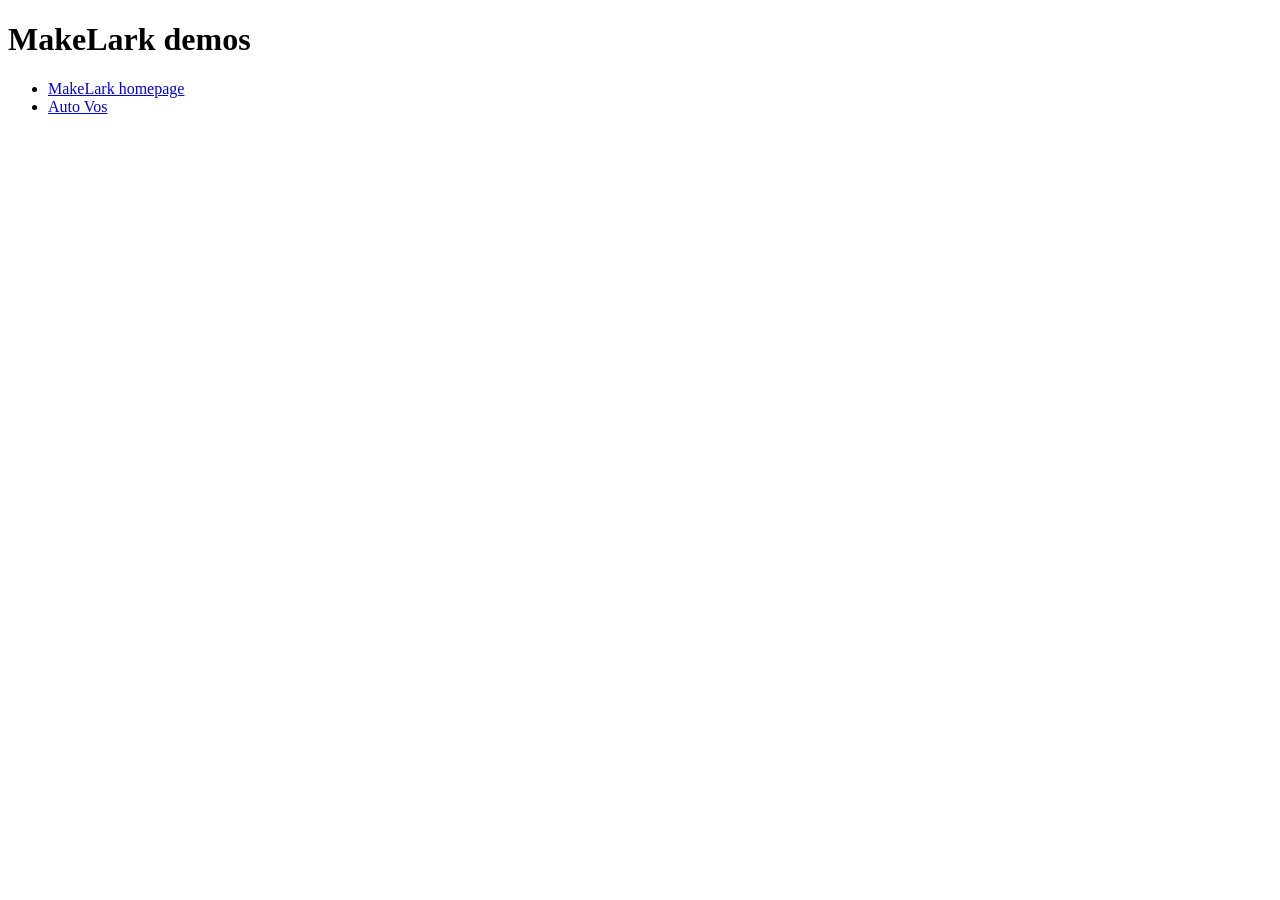
<file: index.html>
<!doctype html>
<html lang="en">
<head>
  <meta charset="utf-8">
  <meta name="viewport" content="width=device-width, initial-scale=1">
  <meta name="robots" content="noindex,nofollow">
  <title>MakeLark demos</title>
</head>
<body>
  <main>
    <h1>MakeLark demos</h1>
    <ul>
      <li><a href="makelark/">MakeLark homepage</a></li>
      <li><a href="auto-vos/">Auto Vos</a></li>
    </ul>
  </main>
</body>
</html>
</file>
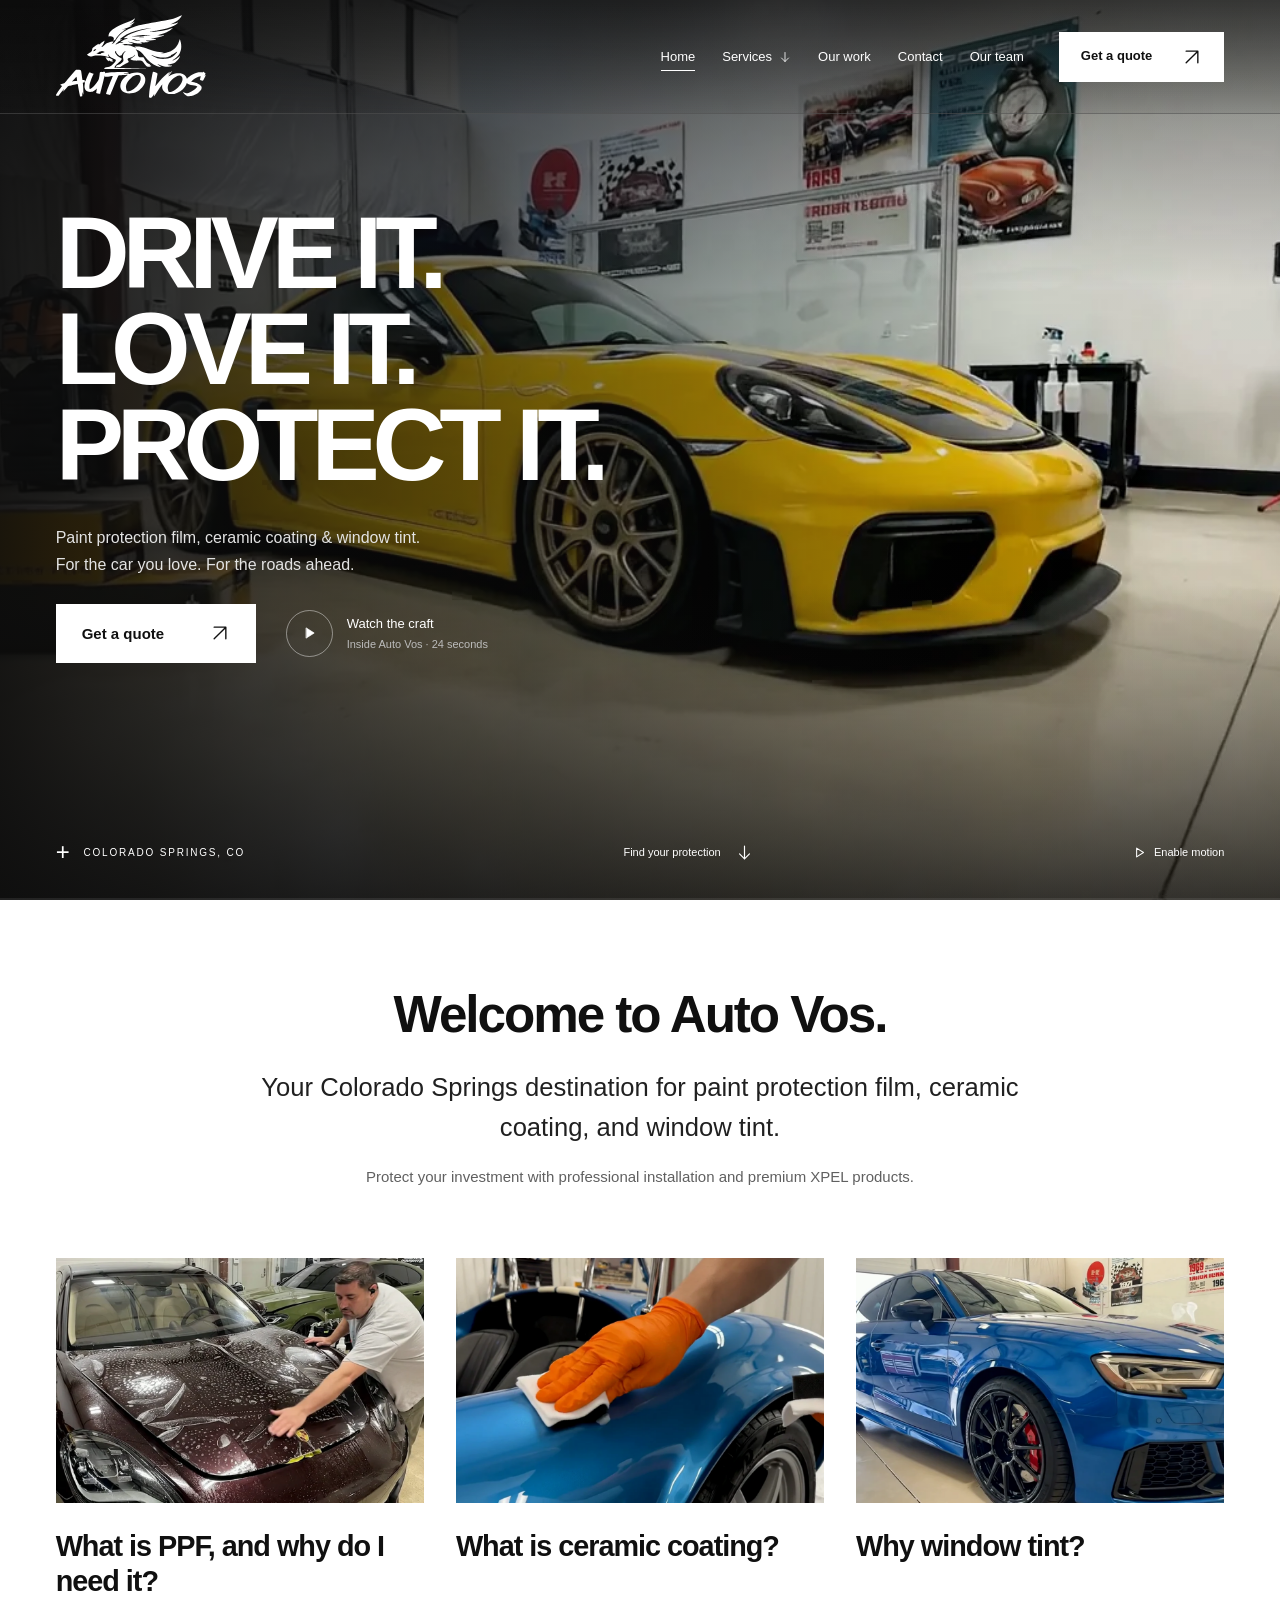
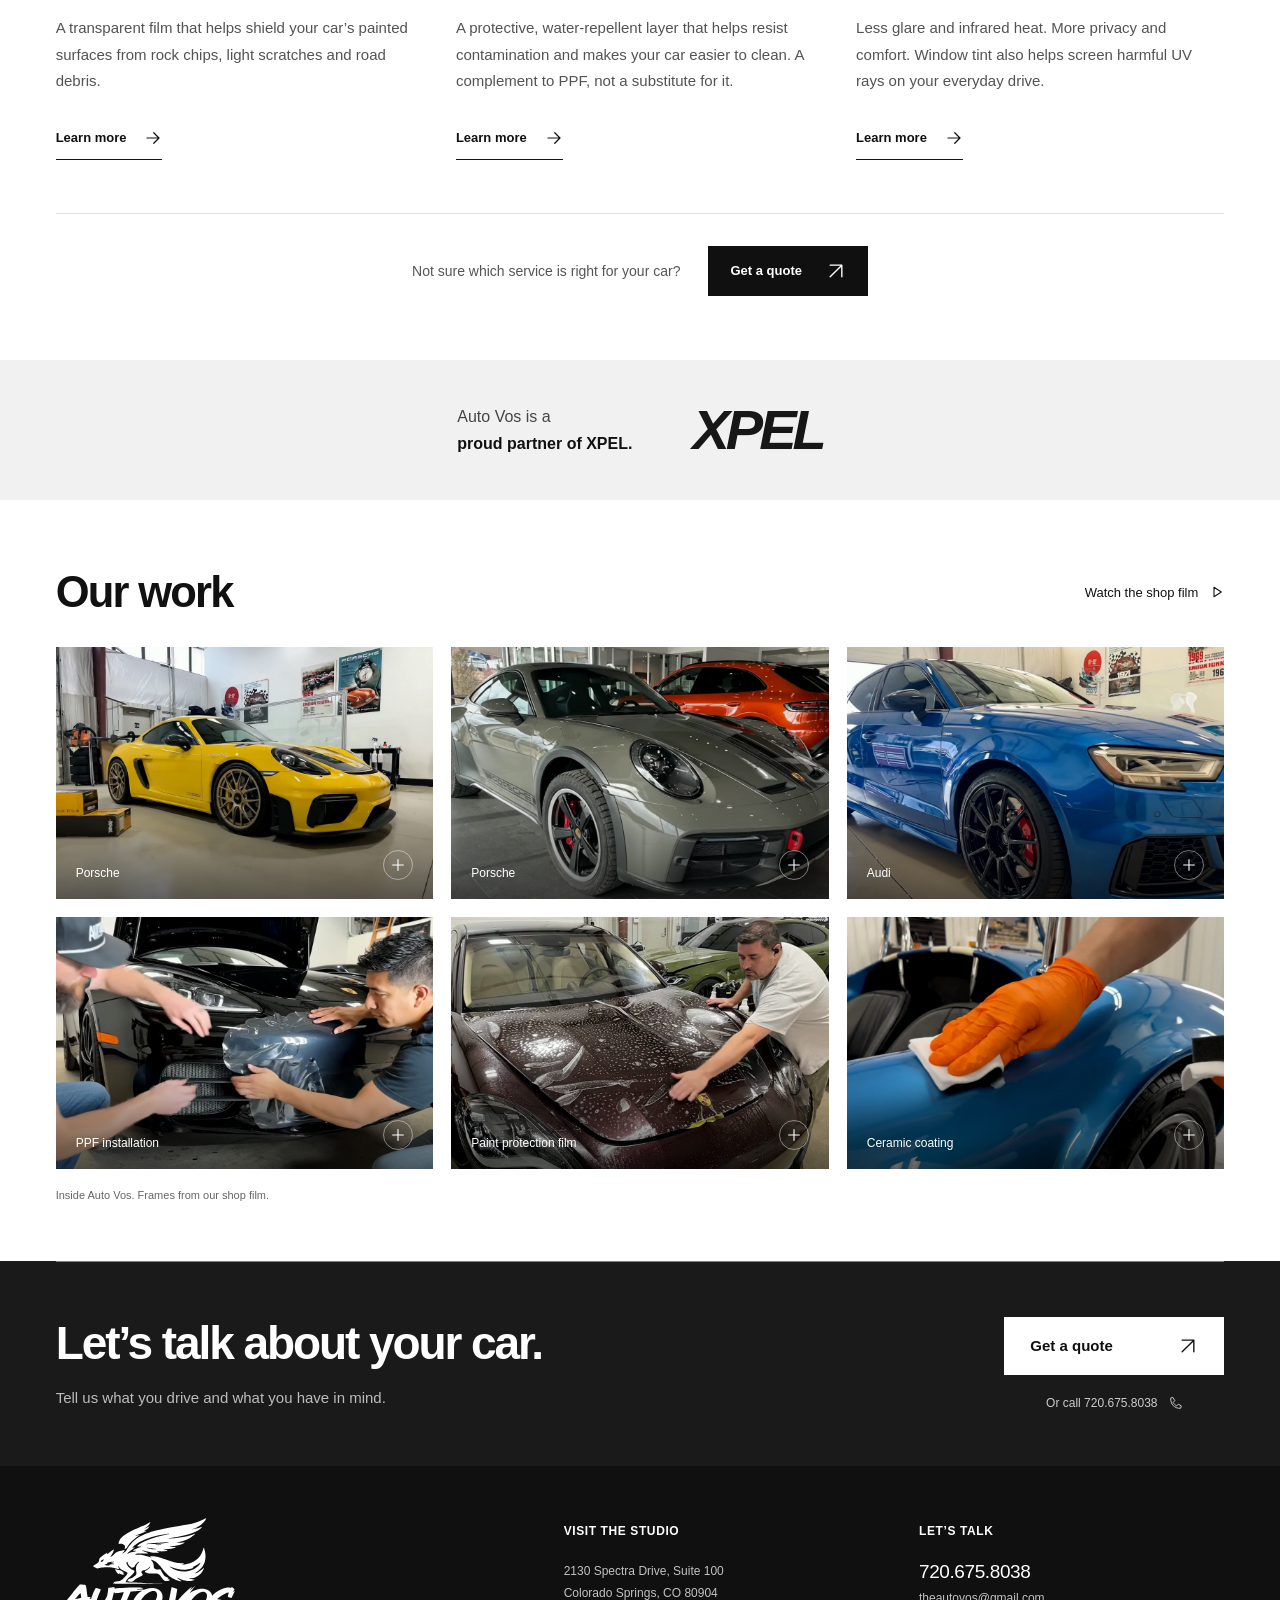
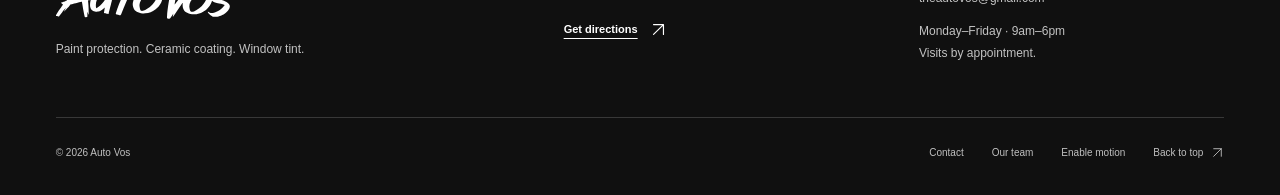
<file: auto-vos/index.html>
<!DOCTYPE html>

<html lang="en">
<head>
<meta charset="utf-8"/>
<meta content="width=device-width, initial-scale=1, viewport-fit=cover" name="viewport"/>
<meta content="#101010" name="theme-color"/>
<meta content="Paint protection film, ceramic coating and window tint in Colorado Springs. Explore Auto Vos, see the craft and get a quote for your vehicle." name="description"/>
<meta content="noindex, nofollow" name="robots"/>
<meta content="Auto Vos — Drive it. Love it. Protect it." property="og:title"/>
<meta content="Paint protection film, ceramic coating and window tint. Colorado Springs, Colorado." property="og:description"/>
<meta content="website" property="og:type"/>
<title>Auto Vos | Paint Protection, Ceramic Coating &amp; Window Tint</title>
<link href="assets/favicon.svg" rel="icon" type="image/svg+xml"/>
<link href="styles.css" rel="stylesheet"/>
<script defer="" src="app.js"></script>
</head>
<body>
<a class="skip-link" href="#main">Skip to content</a>
<svg aria-hidden="true" class="svg-library" xmlns="http://www.w3.org/2000/svg">
<symbol id="icon-arrow" viewbox="0 0 24 24"><path d="M5 19 19 5M5 5h14v14"></path></symbol>
<symbol id="icon-forward" viewbox="0 0 24 24"><path d="M4 12h16m-7-7 7 7-7 7"></path></symbol>
<symbol id="icon-down" viewbox="0 0 24 24"><path d="M12 3v18M5 14l7 7 7-7"></path></symbol>
<symbol id="icon-play" viewbox="0 0 24 24"><path d="m9 5 11 7-11 7Z"></path></symbol>
<symbol id="icon-pause" viewbox="0 0 24 24"><path d="M8 5v14M16 5v14"></path></symbol>
<symbol id="icon-plus" viewbox="0 0 24 24"><path d="M12 4v16M4 12h16"></path></symbol>
<symbol id="icon-close" viewbox="0 0 24 24"><path d="m6 6 12 12M18 6 6 18"></path></symbol>
<symbol id="icon-phone" viewbox="0 0 24 24"><path d="m7 3 3 5-3 3c2 3 3 4 6 6l3-3 5 3-1 4C10 22 2 14 3 4Z"></path></symbol>
</svg>
<header class="site-header" id="site-header">
<a aria-label="Auto Vos home" class="brand" href="#top"><img alt="Auto Vos" class="brand-logo" height="838" src="assets/auto-vos-logo.svg" width="1500"/></a>
<nav aria-label="Main navigation" class="desktop-nav"><a aria-current="page" href="#top">Home</a>
<details class="nav-services"><summary>Services <svg aria-hidden="true" class="icon" focusable="false"><use href="#icon-down"></use></svg></summary><div class="services-menu"><a href="https://www.theautovos.com/paint-protection-film-colorado-springs">Paint protection film</a><a href="https://www.theautovos.com/colorado-springs-ceramic-coating-auto-vos">Ceramic coating</a><a href="https://www.theautovos.com/colorado-springs-window-tinting-auto-vos">Window tint</a></div></details>
<a href="#work">Our work</a><a href="https://www.theautovos.com/contact-bedford">Contact</a><a href="https://www.theautovos.com/team">Our team</a></nav>
<div class="header-actions">
<a class="button button-accent header-quote" href="https://www.theautovos.com/get-a-quote-auto-vos">Get a quote<svg aria-hidden="true" class="icon" focusable="false"><use href="#icon-arrow"></use></svg></a>
<button aria-controls="mobile-menu" aria-expanded="false" aria-haspopup="dialog" aria-label="Open menu" class="menu-toggle"><span></span><span></span></button>
</div>
</header>
<main id="main"><section aria-labelledby="hero-heading" class="hero" id="top">
<div aria-hidden="true" class="hero-media">
<img alt="" class="hero-poster" fetchpriority="high" height="720" src="assets/hero-poster.webp" width="1280"/>
<video data-desktop-src="assets/shop-film.mp4" data-mobile-src="assets/shop-film-mobile.mp4" id="hero-video" loop="" muted="" playsinline="" poster="assets/hero-poster.webp" preload="none" tabindex="-1"></video>
<div class="hero-shade"></div>
</div>
<div class="hero-copy page-gutter">
<h1 id="hero-heading"><span class="headline-line"><span>DRIVE IT.</span></span><span class="headline-line"><span>LOVE IT.</span></span><span class="headline-line accent"><span>PROTECT IT.</span></span></h1>
<p class="hero-description">Paint protection film, ceramic coating &amp; window tint.<br class="desktop-break"/> For the car you love. For the roads ahead.</p>
<div class="hero-actions">
<a class="button button-accent button-large primary-invitation" href="https://www.theautovos.com/get-a-quote-auto-vos"><span>Get a quote</span><svg aria-hidden="true" class="icon" focusable="false"><use href="#icon-arrow"></use></svg></a>
<button class="text-button watch-button" data-film-start="0"><span class="play-circle"><svg aria-hidden="true" class="icon" focusable="false"><use href="#icon-play"></use></svg></span><span>Watch the craft<small>Inside Auto Vos · 24 seconds</small></span></button>
</div>
</div>
<div class="hero-footer page-gutter">
<a class="location-label" href="#visit"><span aria-hidden="true" class="location-cross">+</span>Colorado Springs, CO</a>
<a class="explore-link" href="#protection"><span>Find your protection</span><svg aria-hidden="true" class="icon" focusable="false"><use href="#icon-down"></use></svg></a>
<button aria-label="Pause background motion" aria-pressed="false" class="motion-toggle"><svg aria-hidden="true" class="icon" focusable="false"><use href="#icon-pause"></use></svg><span>Pause motion</span></button>
</div>
<div aria-hidden="true" class="hero-playback"><span id="film-progress"></span></div>
</section>
<section aria-labelledby="welcome-heading" class="welcome section-light page-gutter">
<div class="welcome-copy reveal"><h2 id="welcome-heading">Welcome to Auto Vos.</h2>
<p class="welcome-lead">Your Colorado Springs destination for paint protection film, ceramic coating, and window tint.</p>
<p class="welcome-detail">Protect your investment with professional installation and premium XPEL products.</p></div>
</section>
<section aria-label="Our services" class="services section-light page-gutter" id="protection">
<div class="services-grid">
<article class="service-card reveal" id="service-ppf">
<a aria-label="Explore paint protection film" class="service-photo" href="https://www.theautovos.com/paint-protection-film-colorado-springs"><img alt="Clear paint protection film being fitted to a vehicle’s hood at Auto Vos" height="720" loading="lazy" src="assets/ppf-installation.webp" width="1280"/></a>
<div class="service-card-copy"><h2>What is PPF, and why do I need it?</h2><p>A transparent film that helps shield your car’s painted surfaces from rock chips, light scratches and road debris.</p><a aria-label="Learn more about paint protection film" class="service-more" href="https://www.theautovos.com/paint-protection-film-colorado-springs">Learn more <svg aria-hidden="true" class="icon" focusable="false"><use href="#icon-forward"></use></svg></a></div>
</article>
<article class="service-card reveal" id="service-ceramic">
<a aria-label="Explore ceramic coating" class="service-photo" href="https://www.theautovos.com/colorado-springs-ceramic-coating-auto-vos"><img alt="A gloved hand applying ceramic coating to blue paint at Auto Vos" height="720" loading="lazy" src="assets/ceramic-application.webp" width="1280"/></a>
<div class="service-card-copy"><h2>What is ceramic coating?</h2><p>A protective, water-repellent layer that helps resist contamination and makes your car easier to clean. A complement to PPF, not a substitute for it.</p><a aria-label="Learn more about ceramic coating" class="service-more" href="https://www.theautovos.com/colorado-springs-ceramic-coating-auto-vos">Learn more <svg aria-hidden="true" class="icon" focusable="false"><use href="#icon-forward"></use></svg></a></div>
</article>
<article class="service-card reveal" id="service-tint">
<a aria-label="Explore window tint" class="service-photo" href="https://www.theautovos.com/colorado-springs-window-tinting-auto-vos"><img alt="Glass and bodywork of a blue Audi in the Auto Vos studio" height="720" loading="lazy" src="assets/audi-glass.webp" width="1280"/></a>
<div class="service-card-copy"><h2>Why window tint?</h2><p>Less glare and infrared heat. More privacy and comfort. Window tint also helps screen harmful UV rays on your everyday drive.</p><a aria-label="Learn more about window tint" class="service-more" href="https://www.theautovos.com/colorado-springs-window-tinting-auto-vos">Learn more <svg aria-hidden="true" class="icon" focusable="false"><use href="#icon-forward"></use></svg></a></div>
</article>
</div>
<div class="services-footer reveal"><p>Not sure which service is right for your car?</p><a class="button button-dark" href="https://www.theautovos.com/get-a-quote-auto-vos">Get a quote <svg aria-hidden="true" class="icon" focusable="false"><use href="#icon-arrow"></use></svg></a></div>
</section>
<section aria-labelledby="partner-heading" class="partner-band page-gutter"><p id="partner-heading">Auto Vos is a<br/><strong>proud partner of XPEL.</strong></p><span aria-hidden="true" class="partner-name">XPEL</span></section>
<section aria-labelledby="work-heading" class="work page-gutter" id="work">
<div class="work-heading reveal"><h2 id="work-heading">Our work</h2><button class="text-button" data-film-start="0">Watch the shop film <svg aria-hidden="true" class="icon" focusable="false"><use href="#icon-play"></use></svg></button></div>
<div class="work-grid">
<a aria-label="Enlarge photo: Yellow Porsche in the Auto Vos studio" class="work-shot reveal" data-gallery="0" href="assets/porsche-yellow.webp"><img alt="Yellow Porsche in the Auto Vos studio" height="720" loading="lazy" src="assets/porsche-yellow.webp" width="1280"/><span class="shot-caption"><span>Porsche</span><span class="shot-expand"><svg aria-hidden="true" class="icon" focusable="false"><use href="#icon-plus"></use></svg></span></span></a>
<a aria-label="Enlarge photo: Silver Porsche in the Auto Vos studio" class="work-shot reveal" data-gallery="1" href="assets/porsche-silver.webp"><img alt="Silver Porsche in the Auto Vos studio" height="720" loading="lazy" src="assets/porsche-silver.webp" width="1280"/><span class="shot-caption"><span>Porsche</span><span class="shot-expand"><svg aria-hidden="true" class="icon" focusable="false"><use href="#icon-plus"></use></svg></span></span></a>
<a aria-label="Enlarge photo: Blue Audi in the Auto Vos studio" class="work-shot reveal" data-gallery="2" href="assets/audi-glass.webp"><img alt="Blue Audi in the Auto Vos studio" height="720" loading="lazy" src="assets/audi-glass.webp" width="1280"/><span class="shot-caption"><span>Audi</span><span class="shot-expand"><svg aria-hidden="true" class="icon" focusable="false"><use href="#icon-plus"></use></svg></span></span></a>
<a aria-label="Enlarge photo: Two technicians fitting clear film around a vehicle’s bumper" class="work-shot reveal" data-gallery="3" href="assets/precision-install.webp"><img alt="Two technicians fitting clear film around a vehicle’s bumper" height="720" loading="lazy" src="assets/precision-install.webp" width="1280"/><span class="shot-caption"><span>PPF installation</span><span class="shot-expand"><svg aria-hidden="true" class="icon" focusable="false"><use href="#icon-plus"></use></svg></span></span></a>
<a aria-label="Enlarge photo: Paint protection film being fitted to a vehicle’s hood" class="work-shot reveal" data-gallery="4" href="assets/ppf-installation.webp"><img alt="Paint protection film being fitted to a vehicle’s hood" height="720" loading="lazy" src="assets/ppf-installation.webp" width="1280"/><span class="shot-caption"><span>Paint protection film</span><span class="shot-expand"><svg aria-hidden="true" class="icon" focusable="false"><use href="#icon-plus"></use></svg></span></span></a>
<a aria-label="Enlarge photo: Ceramic coating being applied to blue paint" class="work-shot reveal" data-gallery="5" href="assets/ceramic-application.webp"><img alt="Ceramic coating being applied to blue paint" height="720" loading="lazy" src="assets/ceramic-application.webp" width="1280"/><span class="shot-caption"><span>Ceramic coating</span><span class="shot-expand"><svg aria-hidden="true" class="icon" focusable="false"><use href="#icon-plus"></use></svg></span></span></a>
</div><div class="work-footnote"><span>Inside Auto Vos. Frames from our shop film.</span></div></section>
<section aria-labelledby="quote-heading" class="final-invitation page-gutter" id="quote">
<div aria-hidden="true" class="invitation-rule"><span></span></div>
<div class="invitation-copy reveal"><h2 id="quote-heading">Let’s talk about your car.</h2><p>Tell us what you drive and what you have in mind.</p></div>
<div class="invitation-action reveal"><a class="button button-accent button-large" href="https://www.theautovos.com/get-a-quote-auto-vos"><span>Get a quote</span><svg aria-hidden="true" class="icon" focusable="false"><use href="#icon-arrow"></use></svg></a><a class="call-link" href="tel:+17206758038">Or call 720.675.8038 <svg aria-hidden="true" class="icon" focusable="false"><use href="#icon-phone"></use></svg></a></div>
</section>
</main>
<footer class="site-footer page-gutter" id="visit">
<div class="footer-top"><div class="footer-brand"><a aria-label="Auto Vos, back to top" class="brand" href="#top"><img alt="Auto Vos" class="brand-logo" height="838" src="assets/auto-vos-logo.svg" width="1500"/></a><p>Paint protection. Ceramic coating. Window tint.</p></div><div><h2>Visit the studio</h2><address>2130 Spectra Drive, Suite 100<br/>Colorado Springs, CO 80904</address><a class="inline-link light-link" href="https://www.google.com/maps/search/?api=1&amp;query=2130%20Spectra%20Drive%20Suite%20100%20Colorado%20Springs%20CO%2080904" rel="noopener noreferrer" target="_blank">Get directions<svg aria-hidden="true" class="icon" focusable="false"><use href="#icon-arrow"></use></svg></a></div><div><h2>Let’s talk</h2><a class="footer-contact" href="tel:+17206758038">720.675.8038</a><a class="footer-email" href="mailto:theautovos@gmail.com">theautovos@gmail.com</a><p>Monday–Friday · 9am–6pm<br/>Visits by appointment.</p></div></div>
<div class="footer-bottom"><span>© 2026 Auto Vos</span><div><a href="https://www.theautovos.com/contact-bedford">Contact</a><a href="https://www.theautovos.com/team">Our team</a><button aria-pressed="false" class="motion-toggle footer-motion">Pause motion</button><a class="back-top" href="#top">Back to top<svg aria-hidden="true" class="icon" focusable="false"><use href="#icon-arrow"></use></svg></a></div></div>
</footer>
<div aria-label="Quick contact" class="mobile-action-bar"><a href="tel:+17206758038"><svg aria-hidden="true" class="icon" focusable="false"><use href="#icon-phone"></use></svg>Call the studio</a><a class="button button-accent" href="https://www.theautovos.com/get-a-quote-auto-vos">Get a quote<svg aria-hidden="true" class="icon" focusable="false"><use href="#icon-arrow"></use></svg></a></div>
<dialog aria-labelledby="menu-heading" class="mobile-menu" id="mobile-menu"><div class="menu-top"><span class="brand" id="menu-heading"><img alt="Auto Vos" class="brand-logo" height="838" src="assets/auto-vos-logo.svg" width="1500"/></span><button aria-label="Close menu" class="icon-button" data-close-dialog=""><svg aria-hidden="true" class="icon" focusable="false"><use href="#icon-close"></use></svg></button></div><nav aria-label="Mobile navigation"><a href="#top">Home<svg aria-hidden="true" class="icon" focusable="false"><use href="#icon-arrow"></use></svg></a><a href="#protection">Services<svg aria-hidden="true" class="icon" focusable="false"><use href="#icon-arrow"></use></svg></a><a class="menu-service-link" href="https://www.theautovos.com/paint-protection-film-colorado-springs">Paint protection film<svg aria-hidden="true" class="icon" focusable="false"><use href="#icon-arrow"></use></svg></a><a class="menu-service-link" href="https://www.theautovos.com/colorado-springs-ceramic-coating-auto-vos">Ceramic coating<svg aria-hidden="true" class="icon" focusable="false"><use href="#icon-arrow"></use></svg></a><a class="menu-service-link" href="https://www.theautovos.com/colorado-springs-window-tinting-auto-vos">Window tint<svg aria-hidden="true" class="icon" focusable="false"><use href="#icon-arrow"></use></svg></a><a href="#work">Our work<svg aria-hidden="true" class="icon" focusable="false"><use href="#icon-arrow"></use></svg></a><a href="https://www.theautovos.com/contact-bedford">Contact<svg aria-hidden="true" class="icon" focusable="false"><use href="#icon-arrow"></use></svg></a><a href="https://www.theautovos.com/team">Our team<svg aria-hidden="true" class="icon" focusable="false"><use href="#icon-arrow"></use></svg></a></nav><a class="button button-accent button-large" href="https://www.theautovos.com/get-a-quote-auto-vos">Get a quote<svg aria-hidden="true" class="icon" focusable="false"><use href="#icon-arrow"></use></svg></a><a class="menu-phone" href="tel:+17206758038">720.675.8038</a></dialog>
<dialog aria-labelledby="film-heading" class="film-dialog" id="film-dialog"><div class="dialog-heading"><div><span class="section-label">A look inside Auto Vos</span><h2 id="film-heading">Inside Auto Vos</h2></div><button aria-label="Close shop film" class="icon-button" data-close-dialog=""><svg aria-hidden="true" class="icon" focusable="false"><use href="#icon-close"></use></svg></button></div><video aria-label="24-second silent film of cars, PPF installation and coating application at Auto Vos" controls="" id="shop-player" playsinline="" poster="assets/hero-poster.webp" preload="none"></video><div class="film-bottom"><div aria-label="Film chapters" class="film-chapters"><button data-seek="0">01 / The cars</button><button data-seek="4">02 / The installation</button><button data-seek="12">03 / The finish</button></div><a class="button button-accent" href="https://www.theautovos.com/get-a-quote-auto-vos">Let’s talk about your car<svg aria-hidden="true" class="icon" focusable="false"><use href="#icon-arrow"></use></svg></a></div><p class="film-description">Silent shop film: a yellow Porsche, film being fitted around a black vehicle’s bumper and a sports car’s hood, a coating applicator on blue paint, a blue Audi and a silver Porsche.</p></dialog>
<dialog aria-labelledby="gallery-heading" class="gallery-dialog" id="gallery-dialog"><div class="dialog-heading"><h2 id="gallery-heading">Our work</h2><button aria-label="Close photo" class="icon-button" data-close-dialog=""><svg aria-hidden="true" class="icon" focusable="false"><use href="#icon-close"></use></svg></button></div><img alt="" height="720" id="gallery-image" width="1280"/><div class="gallery-bottom"><p aria-live="polite" id="gallery-caption"></p><div class="gallery-controls"><button aria-label="Previous photo" class="icon-button gallery-prev"><svg aria-hidden="true" class="icon" focusable="false"><use href="#icon-forward"></use></svg></button><span id="gallery-count">01 / 06</span><button aria-label="Next photo" class="icon-button gallery-next"><svg aria-hidden="true" class="icon" focusable="false"><use href="#icon-forward"></use></svg></button></div></div></dialog>
<noscript><style>.watch-button,[data-film-start],.motion-toggle,.menu-toggle{display:none!important}.desktop-nav{display:flex!important;gap:16px;flex-wrap:wrap}@media(max-width:800px){.site-header{position:absolute;flex-wrap:wrap;height:auto;min-height:104px;gap:12px}.desktop-nav{width:100%;order:3;font-size:13px;padding-bottom:8px;margin:0}.hero-copy{padding-top:368px}}</style></noscript>
</body>
</html>
</file>
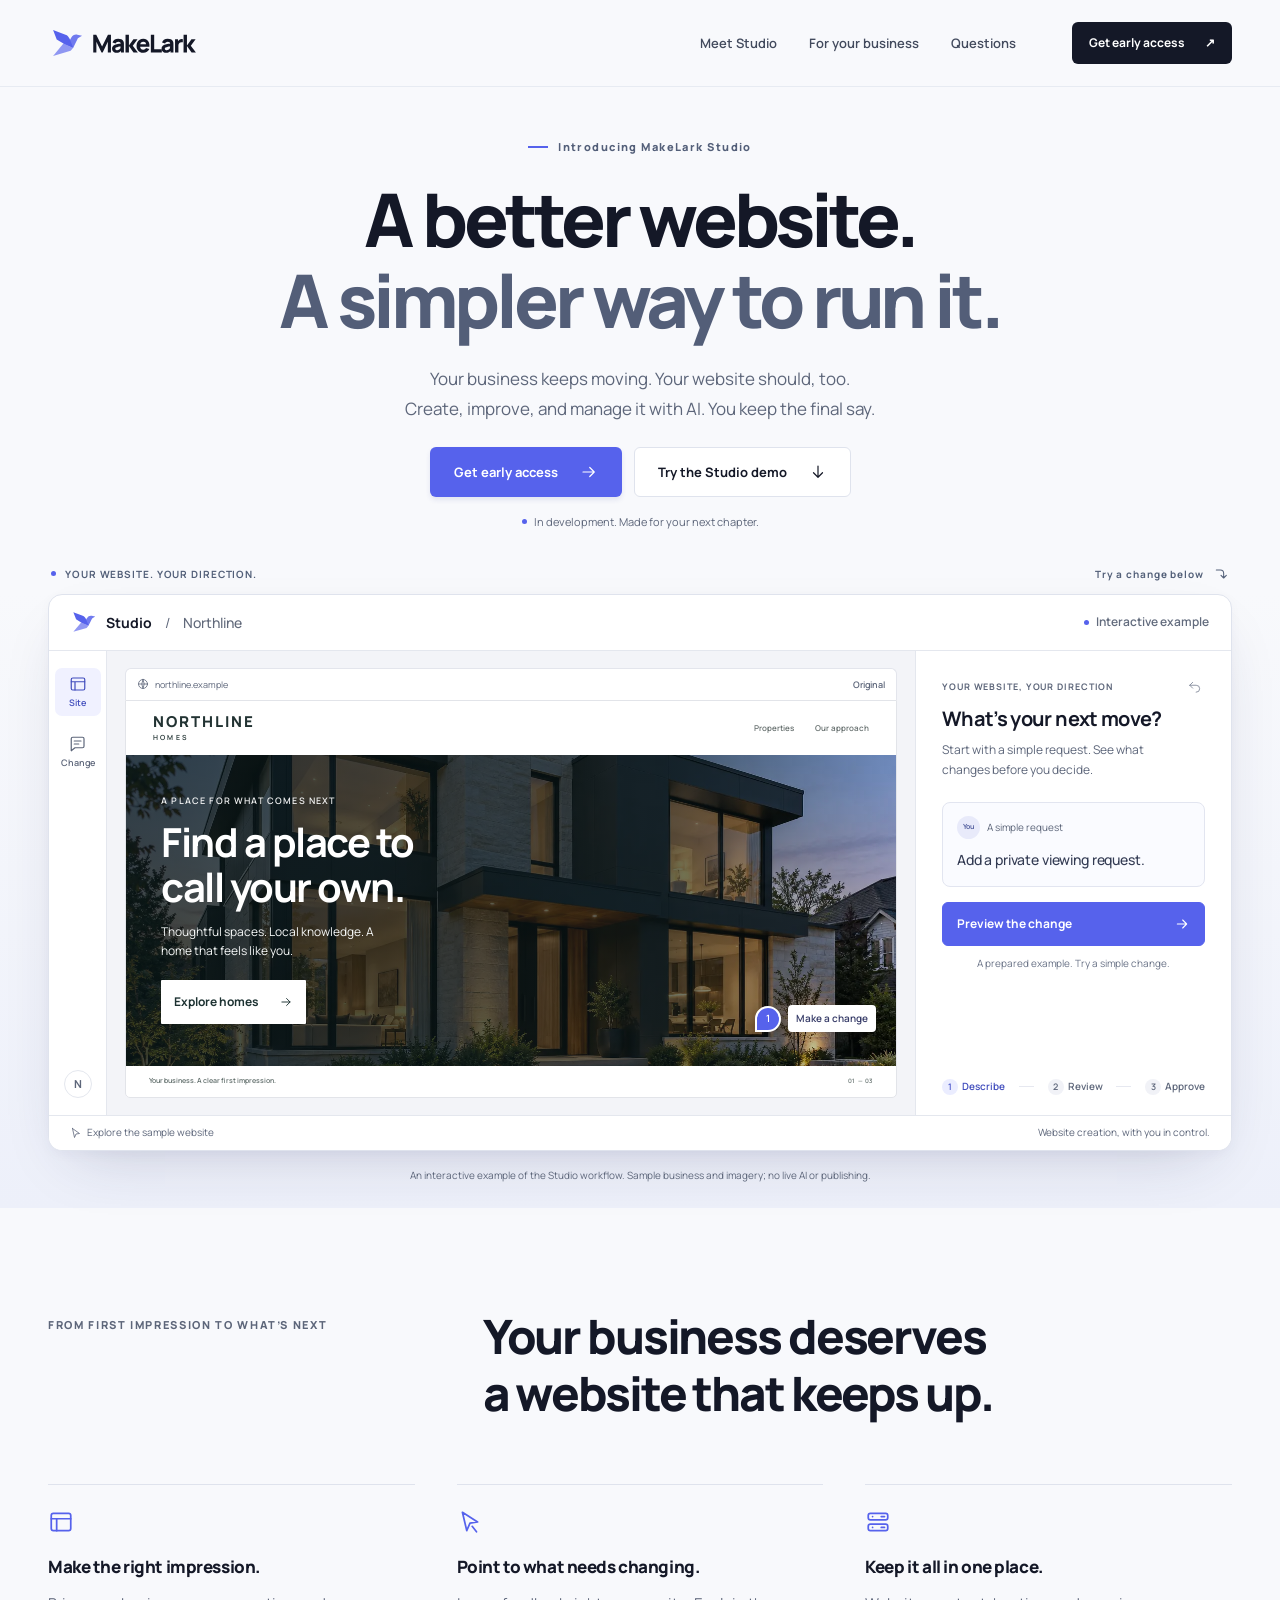
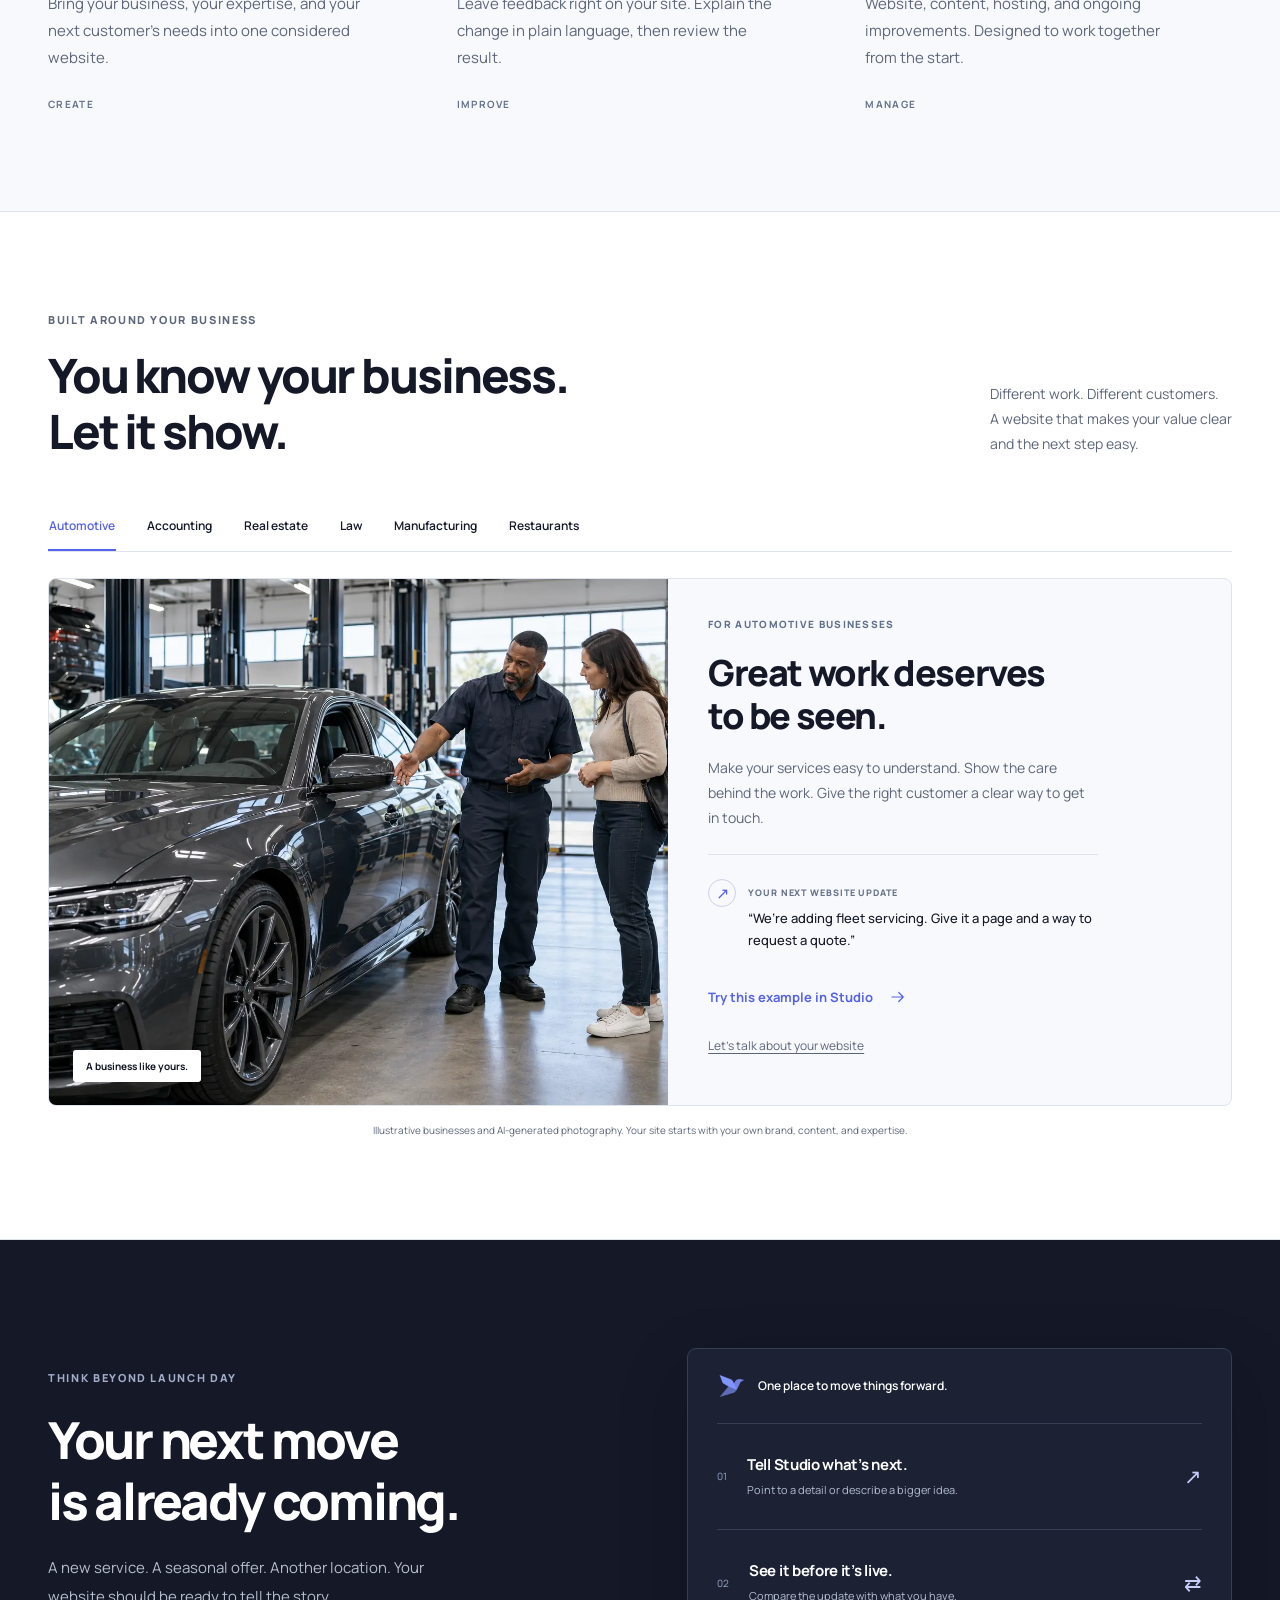
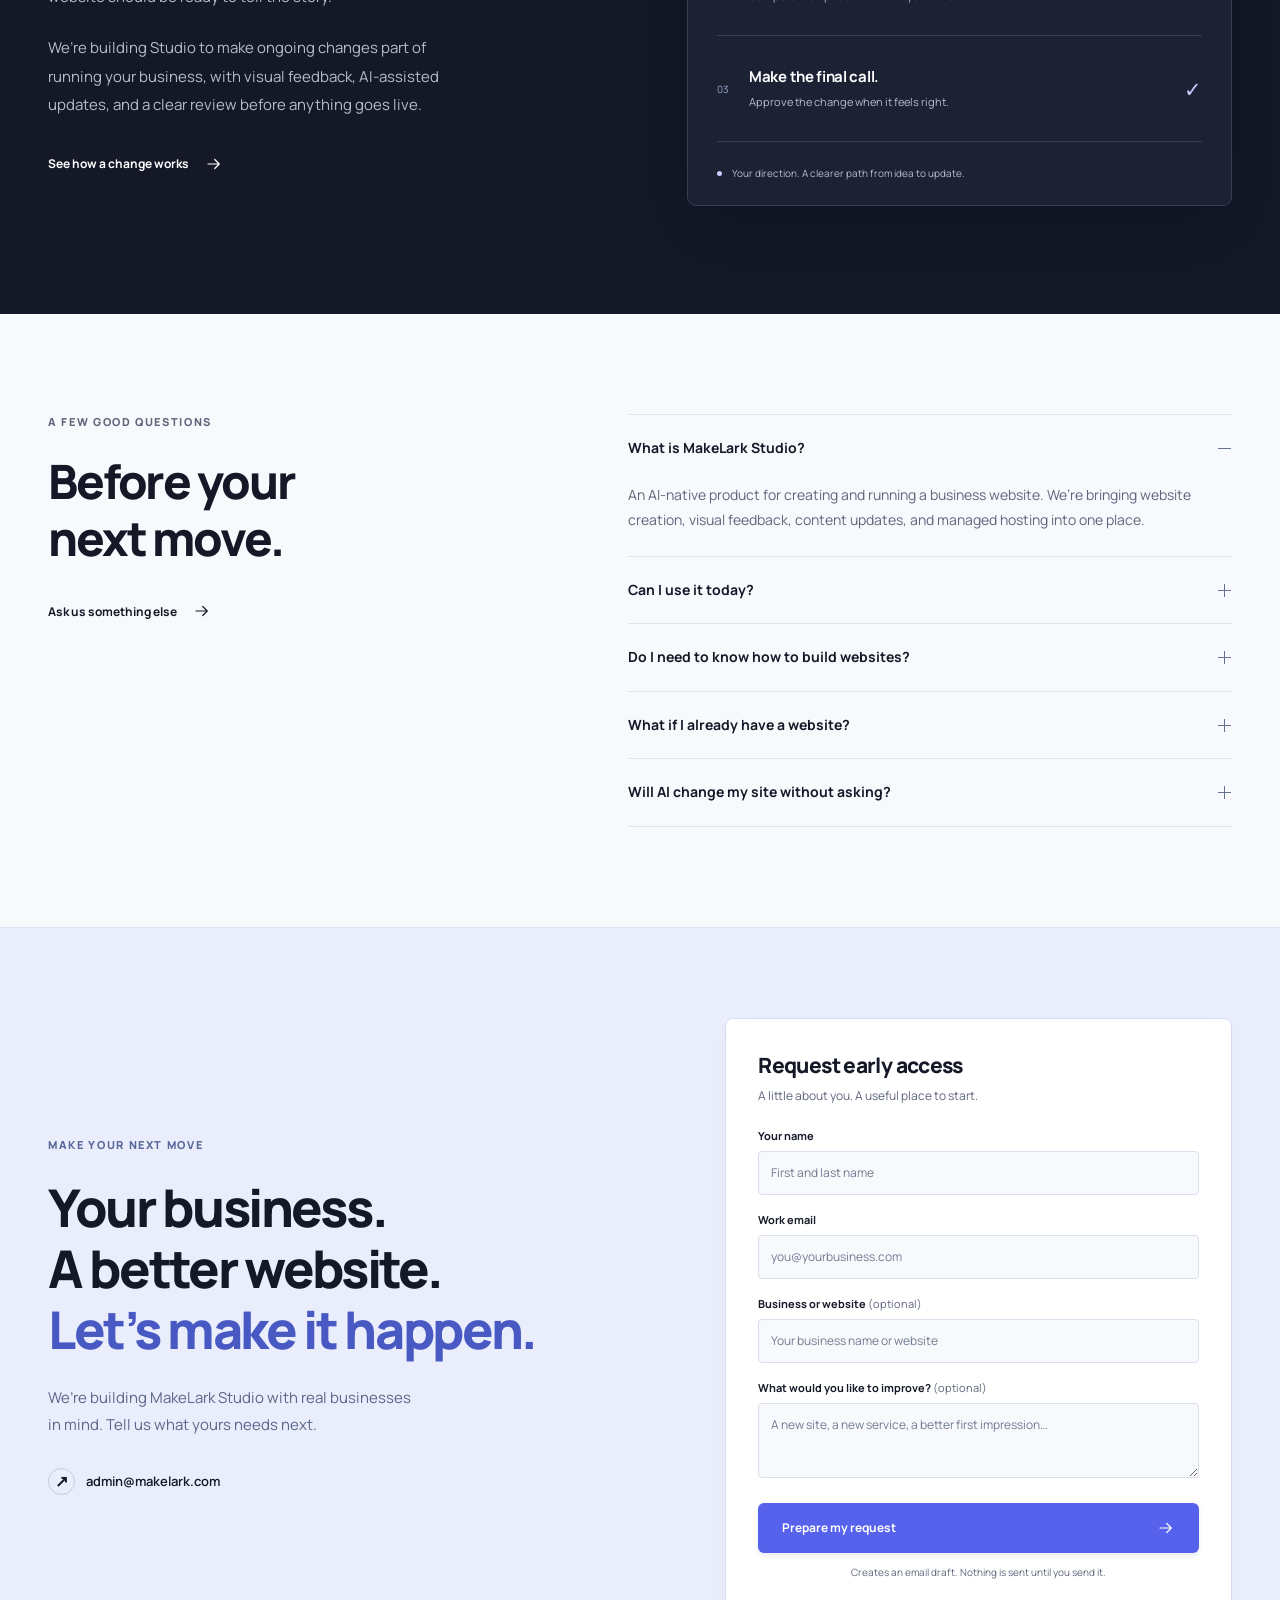
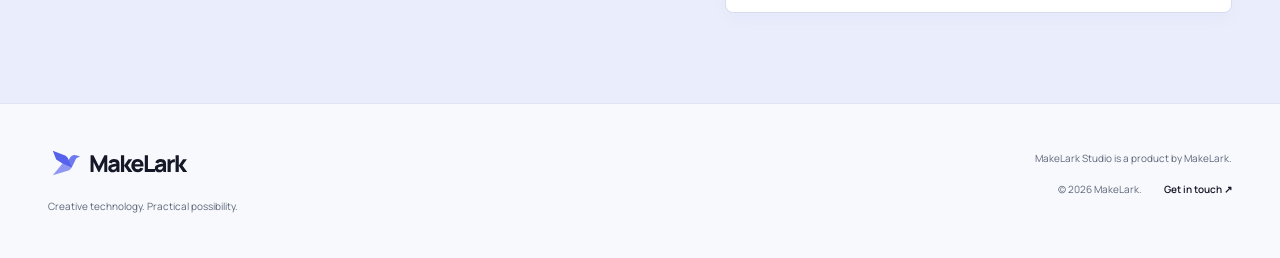
<file: makelark/index.html>
<!doctype html>
<html lang="en">
<head>
  <meta charset="utf-8">
  <meta name="viewport" content="width=device-width, initial-scale=1">
  <meta name="theme-color" content="#F8F9FC">
  <meta name="description" content="Meet MakeLark Studio: a new way to create, improve, and manage your business website. Explore the interactive example and request early access.">
  <meta property="og:title" content="MakeLark Studio — A better website. A simpler way to run it.">
  <meta property="og:description" content="Your business keeps moving. Your website should, too. Meet MakeLark Studio.">
  <meta property="og:type" content="website">
  <title>MakeLark Studio — A better website. A simpler way to run it.</title>
  <link rel="icon" type="image/svg+xml" href="assets/lark.svg">
  <link rel="preload" href="assets/manrope-400.woff" as="font" type="font/woff" crossorigin>
  <link rel="preload" href="assets/manrope-800.woff" as="font" type="font/woff" crossorigin>
  <link rel="stylesheet" href="styles.css">
  <link rel="stylesheet" href="demo.css">
  <script src="demo.js" defer></script>
  <script src="script.js" defer></script>
</head>
<body>
  <a class="skip-link" href="#main">Skip to content</a>
  <header class="site-header">
    <div class="header-inner container">
      <a class="brand" href="#top" aria-label="MakeLark home"><img src="assets/wordmark.svg" width="153" height="36" alt="MakeLark"></a>
      <nav class="desktop-nav" aria-label="Main navigation">
        <a href="#studio">Meet Studio</a>
        <a href="#for-your-business">For your business</a>
        <a href="#questions">Questions</a>
      </nav>
      <a class="button button-small button-ink" href="#early-access">Get early access <span aria-hidden="true">↗</span></a>
      <button class="menu-toggle" type="button" aria-label="Open menu" aria-expanded="false" aria-controls="mobile-nav"><svg viewBox="0 0 24 24" aria-hidden="true"><path d="M4 7h16M4 12h16M4 17h16"/></svg></button>
    </div>
    <nav class="mobile-nav container" id="mobile-nav" aria-label="Mobile navigation" hidden>
      <a href="#studio">Meet Studio</a><a href="#for-your-business">For your business</a><a href="#questions">Questions</a><a href="#early-access">Get early access</a>
    </nav>
  </header>

  <main id="main">
    <section class="hero" id="top" aria-labelledby="hero-title">
      <div class="hero-copy container">
        <p class="eyebrow hero-eyebrow"><span class="eyebrow-line" aria-hidden="true"></span> Introducing MakeLark Studio</p>
        <h1 id="hero-title">A better website.<br><span>A simpler way to run it.</span></h1>
        <p class="hero-description">Your business keeps moving. Your website should, too.<br class="desktop-break"> Create, improve, and manage it with AI. You keep the final say.</p>
        <div class="hero-actions">
          <a class="button button-blue" href="#early-access">Get early access <svg viewBox="0 0 24 24" aria-hidden="true"><path d="M4 12h15m-6-6 6 6-6 6"/></svg></a>
          <a class="button button-quiet" href="#studio">Try the Studio demo <svg viewBox="0 0 24 24" aria-hidden="true"><path d="M12 4v15m-6-6 6 6 6-6"/></svg></a>
        </div>
        <p class="availability"><span aria-hidden="true"></span> In development. Made for your next chapter.</p>
      </div>
      <div class="demo-stage container" id="studio">
        <div class="demo-caption"><span><span class="caption-dot" aria-hidden="true"></span> YOUR WEBSITE. YOUR DIRECTION.</span><span>Try a change below <svg viewBox="0 0 24 24" aria-hidden="true"><path d="M5 6h6a5 5 0 0 1 5 5v7m-4-4 4 4 4-4"/></svg></span></div>
        <div id="studio-demo" class="studio-demo" aria-label="Interactive MakeLark Studio example">
          <div class="demo-fallback"><img src="assets/real-estate.webp" width="1536" height="1024" alt="A modern home at dusk, used in an illustrative business website"><div><p class="eyebrow">MAKELARK STUDIO / INTERACTIVE EXAMPLE</p><h2>Your website.<br>Your next move.</h2><p>Enable JavaScript to try a sample website change. Studio is in development.</p></div></div>
        </div>
        <p class="demo-footnote">An interactive example of the Studio workflow. Sample business and imagery; no live AI or publishing.</p>
      </div>
    </section>

    <section class="introduction container section-space" aria-labelledby="intro-title">
      <div class="intro-heading"><p class="eyebrow">FROM FIRST IMPRESSION TO WHAT’S NEXT</p><h2 id="intro-title">Your business deserves<br>a website that keeps up.</h2></div>
      <div class="benefits">
        <article class="benefit"><span class="benefit-icon" aria-hidden="true"><svg viewBox="0 0 24 24"><rect x="3" y="4" width="18" height="16" rx="2"/><path d="M3 9h18M8 9v11"/></svg></span><h3>Make the right impression.</h3><p>Bring your business, your expertise, and your next customer’s needs into one considered website.</p><span class="benefit-label">CREATE</span></article>
        <article class="benefit"><span class="benefit-icon" aria-hidden="true"><svg viewBox="0 0 24 24"><path d="m5 3 14 9-7 1-3 7-4-17Z"/><path d="m14 16 4 5"/></svg></span><h3>Point to what needs changing.</h3><p>Leave feedback right on your site. Explain the change in plain language, then review the result.</p><span class="benefit-label">IMPROVE</span></article>
        <article class="benefit"><span class="benefit-icon" aria-hidden="true"><svg viewBox="0 0 24 24"><rect x="3" y="4" width="18" height="6" rx="2"/><rect x="3" y="14" width="18" height="6" rx="2"/><path d="M7 7h.01M7 17h.01M15 7h3M15 17h3"/></svg></span><h3>Keep it all in one place.</h3><p>Website, content, hosting, and ongoing improvements. Designed to work together from the start.</p><span class="benefit-label">MANAGE</span></article>
      </div>
    </section>

    <section class="business-section section-space" id="for-your-business" aria-labelledby="business-title">
      <div class="container">
        <div class="section-heading"><div><p class="eyebrow">BUILT AROUND YOUR BUSINESS</p><h2 id="business-title">You know your business.<br>Let it show.</h2></div><p>Different work. Different customers.<br> A website that makes your value clear<br class="desktop-break"> and the next step easy.</p></div>
        <div class="business-tabs" role="tablist" aria-label="Explore business examples">
          <button id="tab-automotive" role="tab" aria-selected="true" aria-controls="business-panel" data-industry="automotive" tabindex="0">Automotive</button>
          <button id="tab-accounting" role="tab" aria-selected="false" aria-controls="business-panel" data-industry="accounting" tabindex="-1">Accounting</button>
          <button id="tab-real-estate" role="tab" aria-selected="false" aria-controls="business-panel" data-industry="real-estate" tabindex="-1">Real estate</button>
          <button id="tab-law" role="tab" aria-selected="false" aria-controls="business-panel" data-industry="law" tabindex="-1">Law</button>
          <button id="tab-manufacturing" role="tab" aria-selected="false" aria-controls="business-panel" data-industry="manufacturing" tabindex="-1">Manufacturing</button>
          <button id="tab-restaurant" role="tab" aria-selected="false" aria-controls="business-panel" data-industry="restaurant" tabindex="-1">Restaurants</button>
        </div>
        <div class="business-panel" id="business-panel" role="tabpanel" aria-labelledby="tab-automotive" tabindex="0">
          <div class="business-photo"><img id="business-image" src="assets/automotive.webp" width="1536" height="1024" loading="lazy" alt="An automotive professional talking with a customer in a modern workshop"><span class="photo-label">A business like yours.</span></div>
          <div class="business-story"><span class="small-label" id="business-category">FOR AUTOMOTIVE BUSINESSES</span><h3 id="business-headline">Great work deserves<br>to be seen.</h3><p id="business-description">Make your services easy to understand. Show the care behind the work. Give the right customer a clear way to get in touch.</p><div class="example-request"><span class="request-marker" aria-hidden="true">↗</span><div><span>YOUR NEXT WEBSITE UPDATE</span><p id="business-request">“We’re adding fleet servicing. Give it a page and a way to request a quote.”</p></div></div><div class="business-actions"><a href="#studio" id="try-business-example" class="text-link">Try this example in Studio <svg viewBox="0 0 24 24" aria-hidden="true"><path d="M4 12h15m-6-6 6 6-6 6"/></svg></a><a href="#early-access" class="business-contact">Let’s talk about your website</a></div></div>
        </div>
        <p class="image-note">Illustrative businesses and AI-generated photography. Your site starts with your own brand, content, and expertise.</p>
      </div>
    </section>

    <section class="continuity-section section-space" aria-labelledby="continuity-title">
      <div class="container continuity-grid">
        <div class="continuity-copy"><p class="eyebrow">THINK BEYOND LAUNCH DAY</p><h2 id="continuity-title">Your next move<br>is already coming.</h2><p>A new service. A seasonal offer. Another location. Your website should be ready to tell the story.</p><p>We’re building Studio to make ongoing changes part of running your business, with visual feedback, AI-assisted updates, and a clear review before anything goes live.</p><a class="text-link text-link-light" href="#studio">See how a change works <svg viewBox="0 0 24 24" aria-hidden="true"><path d="M4 12h15m-6-6 6 6-6 6"/></svg></a></div>
        <div class="change-flow" aria-label="The planned Studio workflow">
          <div class="flow-heading"><img src="assets/lark.svg" width="28" height="26" alt=""><span>One place to move things forward.</span></div>
          <div class="flow-step"><span class="flow-number">01</span><div><h3>Tell Studio what’s next.</h3><p>Point to a detail or describe a bigger idea.</p></div><span class="flow-symbol" aria-hidden="true">↗</span></div>
          <div class="flow-step"><span class="flow-number">02</span><div><h3>See it before it’s live.</h3><p>Compare the update with what you have.</p></div><span class="flow-symbol" aria-hidden="true">⇄</span></div>
          <div class="flow-step"><span class="flow-number">03</span><div><h3>Make the final call.</h3><p>Approve the change when it feels right.</p></div><span class="flow-symbol" aria-hidden="true">✓</span></div>
          <div class="flow-footer"><span class="flow-status" aria-hidden="true"></span> Your direction. A clearer path from idea to update.</div>
        </div>
      </div>
    </section>

    <section class="questions-section container section-space" id="questions" aria-labelledby="questions-title">
      <div class="questions-heading"><p class="eyebrow">A FEW GOOD QUESTIONS</p><h2 id="questions-title">Before your<br> next move.</h2><a class="text-link" href="mailto:admin@makelark.com">Ask us something else <svg viewBox="0 0 24 24" aria-hidden="true"><path d="M4 12h15m-6-6 6 6-6 6"/></svg></a></div>
      <div class="faq-list">
        <details open><summary>What is MakeLark Studio?<span aria-hidden="true"></span></summary><p>An AI-native product for creating and running a business website. We’re bringing website creation, visual feedback, content updates, and managed hosting into one place.</p></details>
        <details><summary>Can I use it today?<span aria-hidden="true"></span></summary><p>Studio is in development. The interactive example above shows the intended workflow. Request early access to tell us about your business and the website you want to build or improve.</p></details>
        <details><summary>Do I need to know how to build websites?<span aria-hidden="true"></span></summary><p>Studio is being designed for people who know their business. Describe what you need in plain language, review the work visually, and decide what goes live.</p></details>
        <details><summary>What if I already have a website?<span aria-hidden="true"></span></summary><p>Include the link when you request early access. We’ll discuss what is working, what needs to change, and what moving to Studio would involve.</p></details>
        <details><summary>Will AI change my site without asking?<span aria-hidden="true"></span></summary><p>The workflow we’re building puts review before publishing. You can inspect a proposed change, compare it with the current version, and choose whether to approve it.</p></details>
      </div>
    </section>

    <section class="access-section" id="early-access" aria-labelledby="access-title">
      <div class="container access-grid"><div class="access-copy"><p class="eyebrow">MAKE YOUR NEXT MOVE</p><h2 id="access-title">Your business.<br>A better website.<br><span>Let’s make it happen.</span></h2><p>We’re building MakeLark Studio with real businesses in mind. Tell us what yours needs next.</p><div class="access-contact"><span aria-hidden="true">↗</span><a href="mailto:admin@makelark.com">admin@makelark.com</a></div></div>
        <form id="access-form" class="access-form">
          <h3>Request early access</h3><p class="form-intro">A little about you. A useful place to start.</p>
          <label for="contact-name">Your name</label><input id="contact-name" name="name" autocomplete="name" placeholder="First and last name" maxlength="100" required>
          <label for="contact-email">Work email</label><input id="contact-email" name="email" type="email" autocomplete="email" placeholder="you@yourbusiness.com" maxlength="200" required>
          <label for="contact-website">Business or website <span>(optional)</span></label><input id="contact-website" name="business" autocomplete="organization" placeholder="Your business name or website" maxlength="300">
          <label for="contact-goal" id="contact-goal-label">What would you like to improve? <span>(optional)</span></label><textarea aria-labelledby="contact-goal-label" id="contact-goal" name="goal" rows="2" placeholder="A new site, a new service, a better first impression…" maxlength="1000"></textarea>
          <button class="button button-blue" type="submit" disabled>Prepare my request <svg viewBox="0 0 24 24" aria-hidden="true"><path d="M4 12h15m-6-6 6 6-6 6"/></svg></button>
          <p class="form-note">Creates an email draft. Nothing is sent until you send it.</p>
          <div id="request-ready" class="request-ready" hidden tabindex="-1"><strong>Your request is ready.</strong><p>Open the draft in your email app and send it to MakeLark.</p><a id="send-request" class="button button-ink" href="mailto:admin@makelark.com">Open email draft <span aria-hidden="true">↗</span></a><button id="copy-request" type="button" class="copy-request">Copy request instead</button><p id="copy-status" aria-live="polite"></p></div>
          <noscript><style>.business-tabs,.menu-toggle{display:none}</style><p>Email <a href="mailto:admin@makelark.com?subject=MakeLark%20Studio%20early%20access">admin@makelark.com</a> to request early access. This form needs JavaScript to prepare a draft.</p></noscript>
        </form>
      </div>
    </section>
  </main>

  <footer class="site-footer container"><div><a class="brand" href="#top" aria-label="MakeLark home"><img src="assets/wordmark.svg" width="146" height="34" alt="MakeLark" loading="lazy"></a><p>Creative technology. Practical possibility.</p></div><div class="footer-right"><p>MakeLark Studio is a product by MakeLark.</p><p>© 2026 MakeLark. <a href="mailto:admin@makelark.com">Get in touch <span aria-hidden="true">↗</span></a></p></div></footer>
</body>
</html>
</file>
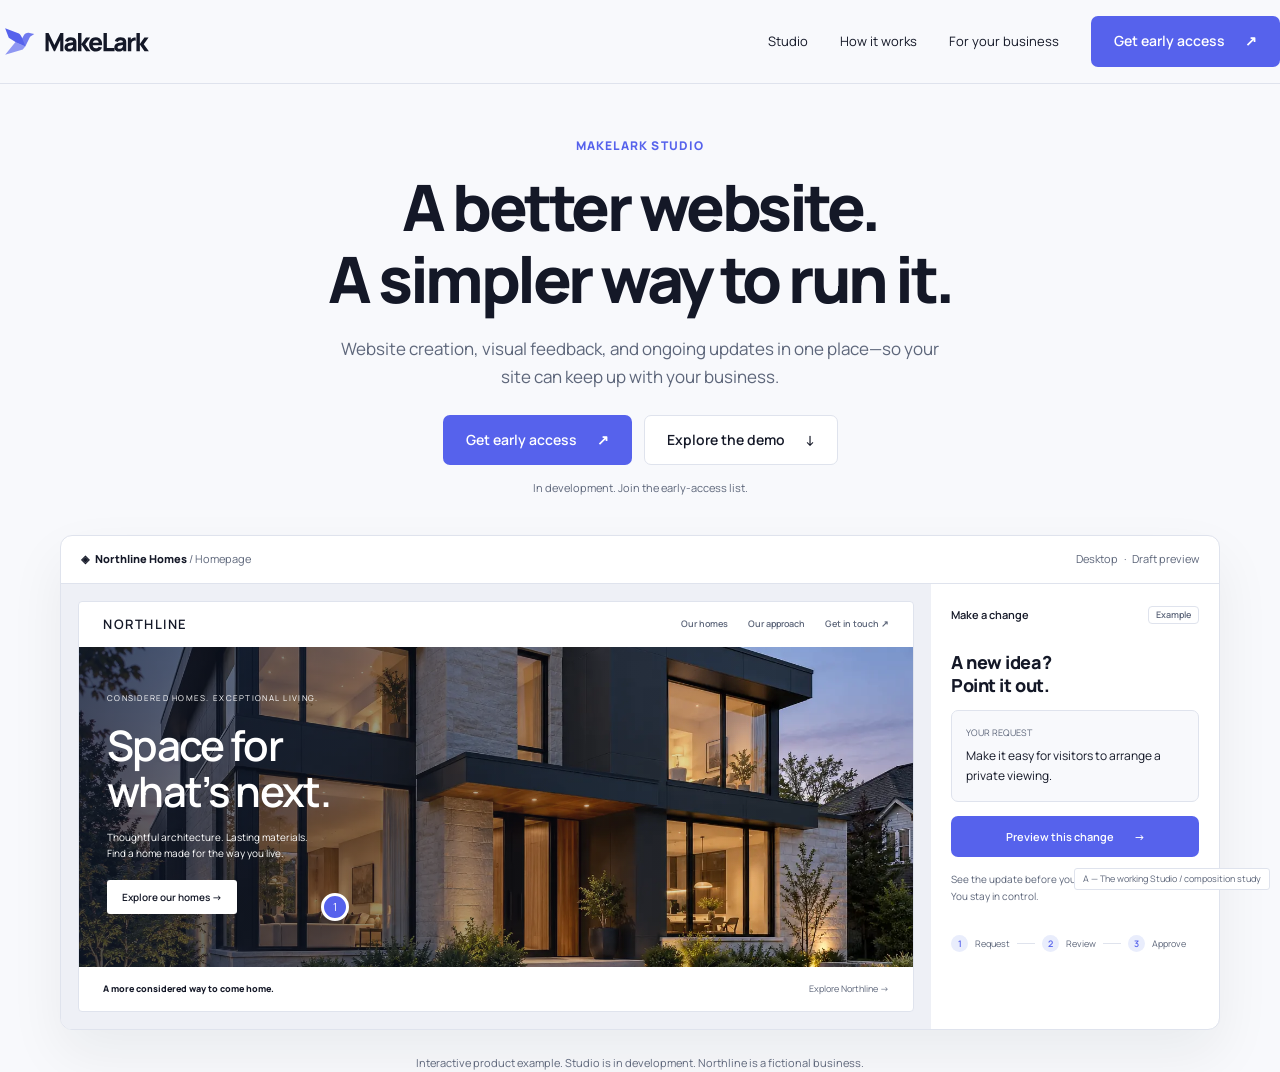
<file: makelark/design/studies/studies.html>
<!doctype html>
<html lang="en"><head><meta charset="utf-8"><meta name="viewport" content="width=device-width, initial-scale=1"><title>MakeLark — homepage direction studies</title>
<style>
@font-face{font-family:Manrope;src:url('../../assets/manrope-400.woff');font-weight:400}@font-face{font-family:Manrope;src:url('../../assets/manrope-600.woff');font-weight:600}@font-face{font-family:Manrope;src:url('../../assets/manrope-800.woff');font-weight:800}
*{box-sizing:border-box}body{margin:0;color:#141827;background:#f8f9fc;font:400 16px/1.6 Manrope,Arial,sans-serif}button,a{font:inherit}button{cursor:pointer}header{height:84px;display:flex;align-items:center;justify-content:space-between;max-width:1280px;margin:auto;border-bottom:1px solid #dfe3ed}header img{width:154px}nav{display:flex;gap:32px;align-items:center;font-size:13px}nav a{color:inherit;text-decoration:none}.button{display:inline-flex;align-items:center;justify-content:center;gap:20px;padding:13px 22px;border:1px solid transparent;border-radius:7px;background:#5662ec;color:white;font-weight:600;font-size:14px;text-decoration:none}.secondary{color:#141827;background:white;border-color:#dfe3ed}.hero{text-align:center;padding:52px 24px 0}.eyebrow{font-size:12px;letter-spacing:.1em;text-transform:uppercase;font-weight:800;color:#5662ec}.hero h1{font-weight:800;font-size:64px;line-height:1.12;letter-spacing:-.055em;margin:16px 0 20px}.hero p{color:#5d667a;max-width:610px;margin:0 auto 24px;font-size:17px;line-height:1.65}.actions{display:flex;gap:12px;justify-content:center}.status{font-size:11px;color:#5d667a;margin-top:14px}.studio{margin:38px auto 24px;width:1160px;background:white;border:1px solid #dfe3ed;border-radius:12px;box-shadow:0 24px 55px #14182710;overflow:hidden;text-align:left}.toolbar{height:48px;border-bottom:1px solid #dfe3ed;display:flex;align-items:center;justify-content:space-between;padding:0 20px;font-size:11px;color:#5d667a}.toolbar .project{font-weight:800;color:#141827}.body{display:grid;grid-template-columns:1fr 288px}.site{padding:17px;background:#eef0f6}.site-page{background:#fff;overflow:hidden;border:1px solid #dfe3ed;border-radius:4px}.site-nav{height:45px;display:flex;align-items:center;justify-content:space-between;padding:0 24px;font-size:9px;font-weight:600}.site-name{font-size:13px;letter-spacing:.12em}.site-nav-links{display:flex;gap:20px;color:#5d667a}.house{height:320px;position:relative;background-image:linear-gradient(90deg,#0f182bbf,#0f182b00 85%),url('../../assets/real-estate.webp');background-size:cover;background-position:50% 53%;padding:36px 28px;color:white}.house .tag{font-size:8px;letter-spacing:.16em;text-transform:uppercase}.house h2{font-size:42px;line-height:1.1;letter-spacing:-.04em;margin:14px 0;font-weight:600;max-width:320px}.house p{font-size:10px;color:#fff;max-width:275px;margin:0 0 18px;line-height:1.65}.house button{font-size:10px;padding:9px 15px;background:white;border:none;border-radius:3px;color:#141827;font-weight:600;transition:all 250ms ease}.house button.updated{background:#5662ec;color:white}.house .pin{position:absolute;top:246px;left:242px;border:3px solid #fff;color:#fff;background:#5662ec;border-radius:50%;width:28px;height:28px;display:grid;place-items:center;font-size:11px}.site-bottom{display:flex;align-items:center;justify-content:space-between;padding:15px 24px;font-size:9px;color:#5d667a}.site-bottom b{color:#141827}.panel{padding:22px 20px}.panel-label{font-size:11px;display:flex;justify-content:space-between;font-weight:600}.demo-badge{font-size:9px;color:#5d667a;border:1px solid #dfe3ed;padding:1px 7px;border-radius:4px}.panel h3{font-size:18px;letter-spacing:-.025em;line-height:1.3;margin:27px 0 12px}.request{font-size:12px;padding:14px;background:#f8f9fc;border:1px solid #dfe3ed;border-radius:7px;line-height:1.7}.request span{display:block;font-size:9px;color:#5d667a;margin-bottom:6px}.panel .button{margin-top:14px;width:100%;font-size:11px;padding:11px}.panel-note{margin-top:14px;font-size:10px;color:#5d667a;line-height:1.7}.steps{display:flex;gap:7px;align-items:center;font-size:9px;color:#5d667a;margin-top:30px}.step{display:grid;place-items:center;width:17px;height:17px;border-radius:50%;background:#e9edfc;color:#5662ec;font-weight:600}.line{width:18px;height:1px;background:#dfe3ed}.caption{text-align:center;color:#5d667a;font-size:11px;max-width:1100px;margin:16px auto 0}.concept-label{position:fixed;bottom:10px;right:10px;font-size:9px;color:#5d667a;background:#fff;border:1px solid #dfe3ed;border-radius:3px;padding:3px 8px}.gallery{display:none;max-width:1280px;margin:44px auto;grid-template-columns:1fr 1.16fr 1fr;gap:20px;align-items:center}.gallery-item{border:1px solid #dfe3ed;background:white;border-radius:9px;overflow:hidden;box-shadow:0 12px 36px #1418270b}.gallery-item img{width:100%;height:260px;object-fit:cover;display:block}.gallery-item:nth-child(2) img{height:340px}.gallery-item div{padding:18px 20px;font-size:12px}.gallery-item b{display:block;font-size:18px;margin-bottom:4px}.timeline{display:none;max-width:1200px;margin:38px auto;grid-template-columns:420px 1fr;gap:50px}.timeline .events{padding-top:35px}.event{border-left:1px solid #dfe3ed;padding:0 0 30px 30px;position:relative}.event:before{content:'';position:absolute;width:9px;height:9px;background:#5662ec;border:4px solid #e9edfc;box-sizing:content-box;border-radius:50%;left:-9px;top:2px}.event small{font-size:10px;color:#5662ec}.event h3{font-size:20px;margin:6px 0;letter-spacing:-.02em}.event p{font-size:13px;color:#5d667a;margin:0}.timeline .site{border-radius:10px;border:1px solid #dfe3ed}.timeline .house{height:350px}.timeline .site-page{box-shadow:0 22px 40px #14182710}body[data-mode=gallery] .studio{display:none}body[data-mode=gallery] .gallery{display:grid}body[data-mode=timeline] .studio{display:none}body[data-mode=timeline] .timeline{display:grid}body[data-mode=timeline] .hero{max-width:1250px;text-align:left;margin:auto;padding-top:60px}body[data-mode=timeline] .hero p{margin-left:0;max-width:620px}body[data-mode=timeline] .actions{justify-content:flex-start}body[data-mode=timeline] .hero h1{font-size:66px}body[data-mode=gallery] .hero h1{font-size:76px}
@media(prefers-reduced-motion:reduce){*{transition:none!important}}
</style></head><body data-mode="studio">
<header><img src="../../assets/wordmark.svg" alt="MakeLark"><nav><a href="#">Studio</a><a href="#">How it works</a><a href="#">For your business</a><a class="button" href="#">Get early access <span>↗</span></a></nav></header>
<main><section class="hero"><div class="eyebrow">MakeLark Studio</div><h1 id="headline">A better website.<br>A simpler way to run it.</h1><p id="intro">Website creation, visual feedback, and ongoing updates in one place—so your site can keep up with your business.</p><div class="actions"><button class="button">Get early access <span>↗</span></button><button class="button secondary">Explore the demo <span>↓</span></button></div><div class="status">In development. Join the early-access list.</div></section>
<section class="studio"><div class="toolbar"><span class="project">◈ &nbsp; Northline Homes <span style="color:#5d667a;font-weight:400"> / Homepage</span></span><span>Desktop &nbsp; · &nbsp; Draft preview</span></div><div class="body"><div class="site"><div class="site-page"><div class="site-nav"><span class="site-name">NORTHLINE</span><span class="site-nav-links"><span>Our homes</span><span>Our approach</span><span>Get in touch ↗</span></span></div><div class="house"><span class="tag">Considered homes. Exceptional living.</span><h2>Space for<br>what’s next.</h2><p>Thoughtful architecture. Lasting materials.<br>Find a home made for the way you live.</p><button id="sample-cta">Explore our homes →</button><span class="pin">1</span></div><div class="site-bottom"><b>A more considered way to come home.</b><span>Explore Northline →</span></div></div></div><aside class="panel"><div class="panel-label">Make a change <span class="demo-badge">Example</span></div><h3>A new idea?<br>Point it out.</h3><div class="request"><span>YOUR REQUEST</span>Make it easy for visitors to arrange a private viewing.</div><button id="change-button" class="button">Preview this change <span>→</span></button><div class="panel-note" id="panel-note">See the update before you decide.<br>You stay in control.</div><div class="steps"><span class="step">1</span>Request<span class="line"></span><span class="step">2</span>Review<span class="line"></span><span class="step">3</span>Approve</div></aside></div></section>
<section class="gallery"><article class="gallery-item"><img src="../../assets/automotive.webp" alt="Automotive example"><div><b>Craft, down to the detail.</b>Automotive · Example website</div></article><article class="gallery-item"><img src="../../assets/real-estate.webp" alt="Real estate example"><div><b>Space for what’s next.</b>Real estate · Example website</div></article><article class="gallery-item"><img src="../../assets/restaurant.webp" alt="Restaurant example"><div><b>Good food. Great company.</b>Restaurants · Example website</div></article></section>
<section class="timeline"><div class="events"><div class="event"><small>A NEW OPPORTUNITY</small><h3>Your business moves forward.</h3><p>A new service. A new location. Something worth sharing.</p></div><div class="event"><small>A SIMPLE REQUEST</small><h3>You explain what needs to change.</h3><p>Right on your website, where the context is clear.</p></div><div class="event"><small>A CLEAR REVIEW</small><h3>Your website keeps up.</h3><p>See the update, make your call, and keep moving.</p></div></div><div class="site"><div class="site-page"><div class="site-nav"><span class="site-name">NORTHLINE</span><span class="site-nav-links">Our homes &nbsp; Our approach</span></div><div class="house"><span class="tag">Considered homes. Exceptional living.</span><h2>Space for<br>what’s next.</h2><p>Thoughtful architecture. Lasting materials.</p><button class="updated">Book a private viewing →</button></div><div class="site-bottom"><b>Updated in this example</b><span>Review the change →</span></div></div></div></section>
<p class="caption">Interactive product example. Studio is in development. Northline is a fictional business.</p></main><div class="concept-label" id="concept-label">A — The working Studio / composition study</div>
<script>
const mode=new URLSearchParams(location.search).get('concept')||'studio';document.body.dataset.mode=mode;
if(mode==='gallery'){document.getElementById('headline').innerHTML='Your business,<br>beautifully online.';document.getElementById('intro').textContent='A website that feels like your business. A simpler way to make it, improve it, and keep it current.';document.getElementById('concept-label').textContent='B — The business gallery / composition study'}
if(mode==='timeline'){document.getElementById('headline').innerHTML='Your website<br>should keep up.';document.getElementById('intro').textContent='From your first launch to your next big idea, MakeLark Studio brings your website and its next chapter together.';document.getElementById('concept-label').textContent='C — The day after launch / composition study'}
let changed=false;document.getElementById('change-button').addEventListener('click',()=>{changed=!changed;const cta=document.getElementById('sample-cta');cta.textContent=changed?'Book a private viewing →':'Explore our homes →';cta.classList.toggle('updated',changed);document.getElementById('change-button').textContent=changed?'Compare with original':'Preview this change →';document.getElementById('panel-note').textContent=changed?'The call to action now invites a private viewing. This is a local demo.':'See the update before you decide. You stay in control.';});
</script></body></html>
</file>
<file: auto-vos/styles.css>
/* Auto Vos — static homepage. System fonts only; no font downloads or framework. */
:root{--ink:#121212;--ink-soft:#1f1f1f;--paper:#ffffff;--accent:#ffffff;--text:#ffffff;--muted:#bdbdbd;--line:rgba(255,255,255,.17);--dark-line:rgba(18,18,18,.19);--gutter:clamp(24px,4.35vw,88px);--ease:cubic-bezier(.22,1,.36,1);--header:96px}
*,*::before,*::after{box-sizing:border-box}html{scroll-behavior:smooth;scroll-padding-top:100px}body{margin:0;background:var(--ink);color:var(--text);font-family:Arial,Helvetica,sans-serif;-webkit-font-smoothing:antialiased}body.dialog-open{overflow:hidden}button,a{-webkit-tap-highlight-color:transparent}button,input,select{font:inherit}button{cursor:pointer}button,a{touch-action:manipulation}a{color:inherit;text-decoration:none}button{color:inherit}img,video{display:block;max-width:100%}button{border:0}button:disabled{cursor:default}button:focus-visible,a:focus-visible,summary:focus-visible,video:focus-visible{outline:3px solid currentColor;outline-offset:6px}p{line-height:1.65}::selection{background:var(--accent);color:var(--ink)}.svg-library{position:absolute;width:0;height:0;overflow:hidden}.icon{width:22px;height:22px;fill:none;stroke:currentColor;stroke-width:1.65;stroke-linecap:round;stroke-linejoin:round;flex:none}.page-gutter{padding-left:var(--gutter);padding-right:var(--gutter)}.section-space{padding-top:104px;padding-bottom:106px}.section-light{background:var(--paper);color:var(--ink)}.section-label{display:block;font-size:11px;font-weight:700;line-height:1.5;letter-spacing:1.7px;text-transform:uppercase;margin-bottom:22px}h1,h2,h3,p{margin-top:0}h2{font-size:clamp(44px,5.2vw,82px);font-weight:800;line-height:.95;letter-spacing:-.065em;margin-bottom:0}.accent{color:var(--accent)}.skip-link{position:fixed;left:24px;top:10px;transform:translateY(-160%);padding:16px;background:var(--accent);color:var(--ink);z-index:100}.skip-link:focus{transform:none}.button{position:relative;display:inline-flex;align-items:center;justify-content:space-between;gap:30px;min-height:50px;padding:15px 22px;font-size:13px;line-height:1.15;font-weight:700;overflow:hidden;isolation:isolate;transition:background .2s,color .2s,box-shadow .2s;white-space:nowrap}.button>.icon{width:20px;height:20px;transition:transform .3s var(--ease)}.button:hover>.icon{transform:translate(3px,-3px)}.button::before{content:"";position:absolute;inset:0;background:linear-gradient(105deg,transparent 20%,rgba(255,255,255,.45) 45%,transparent 65%);transform:translateX(-160%);pointer-events:none;z-index:-1}.button:hover::before{transform:translateX(160%);transition:transform .7s var(--ease)}.button-accent{background:var(--accent);color:var(--ink)}.button-accent:hover{background:#e6e6e6}.button-dark{background:var(--ink);color:var(--text)}.button-dark:hover{background:#333333}.button-large{min-width:200px;min-height:59px;padding:19px 26px;font-size:15px}.text-button{display:inline-flex;align-items:center;gap:14px;padding:0;background:none;font-size:13px;line-height:1.5;text-align:left}.text-button small{display:block;color:var(--muted);font-size:11px;font-weight:400;margin-top:3px}.inline-link{display:inline-flex;align-items:center;gap:12px;font-size:13px;font-weight:700;text-decoration:underline;text-underline-offset:5px;line-height:1.6}.inline-link .icon{width:17px;height:17px}.light-link:hover{color:var(--accent)}.play-circle{width:47px;height:47px;border:1px solid #ffffff70;display:grid;place-items:center;border-radius:50%;transition:background .25s,transform .25s,border-color .25s}.play-circle .icon{width:17px;transform:translateX(-1px);fill:currentColor;stroke-width:1}.watch-button:hover .play-circle{border-color:var(--accent);color:var(--ink);background:var(--accent);transform:scale(1.07)}
/* Navigation stays conventional. The accent belongs to the quote action. */
.site-header{position:fixed;inset:0 0 auto;z-index:30;display:flex;align-items:center;justify-content:space-between;padding:23px var(--gutter);height:var(--header);border-bottom:1px solid var(--line);transition:background .3s,box-shadow .3s}.site-header.scrolled{background:rgba(18,18,18,.97);box-shadow:0 4px 24px #00000022}.wordmark{display:inline-flex;align-items:center;gap:3px;flex-shrink:0;font-size:29px;font-weight:800;letter-spacing:-1.7px;white-space:nowrap}.wordmark-dot{display:inline-block;width:6px;height:6px;background:var(--accent);margin:14px 0 0 3px}.desktop-nav{display:flex;gap:33px;align-items:center;margin-left:auto;margin-right:45px;font-size:13px}.desktop-nav a{position:relative;padding:12px 0}.desktop-nav a::after{content:"";height:1px;background:var(--accent);position:absolute;left:0;right:0;bottom:5px;transform:scaleX(0);transform-origin:left;transition:transform .25s}.desktop-nav a:hover::after{transform:scaleX(1)}.header-actions{display:flex;align-items:center;gap:20px}.header-quote{min-width:151px}.menu-toggle{display:none;width:42px;height:44px;background:transparent;align-items:center;justify-content:center;flex-direction:column;gap:7px}.menu-toggle span{height:1px;width:24px;background:var(--text)}
/* The real film is the hero. Type and the quote invitation remain anchored. */
.hero{position:relative;isolation:isolate;height:100svh;min-height:780px;max-height:1100px;background:var(--ink);overflow:hidden}.hero-media{position:absolute;inset:0;z-index:-1}.hero-poster,.hero-media video{width:100%;height:100%;object-fit:cover;object-position:65% center;position:absolute;inset:0}.hero-media video{opacity:0;transition:opacity .6s}.hero-media video.is-playing{opacity:1}.hero-shade{position:absolute;inset:0;background:linear-gradient(90deg,rgba(12,12,12,.93),rgba(12,12,12,.48) 42%,rgba(12,12,12,.05) 80%),linear-gradient(0deg,rgba(12,12,12,.8),transparent 35%),linear-gradient(180deg,rgba(12,12,12,.59),transparent 32%)}.hero-copy{padding-top:clamp(180px,23vh,248px);position:relative;max-width:1000px}.hero h1{font-size:clamp(90px,8vw,140px);line-height:.89;letter-spacing:-.07em;font-weight:800;margin:0}.headline-line{display:block;overflow:hidden;padding:0 .05em .06em 0;margin-bottom:-.015em}.headline-line>span{display:block}.hero-description{font-size:16px;line-height:1.7;max-width:465px;margin:30px 0 25px;color:#e3e3e3}.hero-actions{display:flex;align-items:center;gap:30px}.hero-footer{position:absolute;bottom:28px;left:0;right:0;display:flex;align-items:center;justify-content:space-between;gap:20px}.location-label{display:flex;align-items:center;gap:12px;font-size:10px;font-weight:500;letter-spacing:1.8px;text-transform:uppercase}.location-cross{color:var(--accent);font-size:24px;line-height:1;font-weight:400}.explore-link{font-size:11px;display:flex;align-items:center;gap:15px}.explore-link .icon{width:17px;height:17px;transition:transform .3s}.explore-link:hover .icon{transform:translateY(5px)}.motion-toggle{border:0;padding:10px 0;display:inline-flex;align-items:center;gap:8px;background:transparent;font-size:11px;min-height:40px;line-height:1.5}.motion-toggle>.icon{height:15px;width:15px}.hero-playback{height:2px;position:absolute;left:0;bottom:0;right:0;background:#ffffff15}.hero-playback>span{display:block;width:100%;height:100%;background:var(--accent);transform:scaleX(0);transform-origin:left}.partner-band{min-height:117px;display:flex;align-items:center;justify-content:space-between;gap:30px;border-bottom:1px solid var(--line);background:#191919}.partner-band p{font-size:11px;line-height:1.75;letter-spacing:.8px;font-weight:400;margin:0;color:#c5c5c5}.partner-band p strong{font-weight:700;color:var(--text)}.partner-signature{display:flex;align-items:center;gap:25px}.partner-signature span{font-size:11px;color:#c5c5c5}.partner-signature strong{font-size:45px;letter-spacing:-4px;font-style:italic;font-weight:900}.simple-link{font-size:12px;display:flex;align-items:center;gap:18px}.simple-link .icon{width:18px;height:18px}
/* Service disclosure pairs actual installation imagery with the next action. */
.section-intro{display:flex;align-items:flex-end;justify-content:space-between;gap:55px;margin-bottom:59px}.section-intro>p,.intro-right>p{font-size:16px;line-height:1.65;max-width:330px;margin-bottom:3px}.section-intro>p{margin-right:6vw}.service-layout{display:grid;grid-template-columns:43% 1fr;gap:6.5%;align-items:start}.service-list{padding-top:0}.service{border-top:1px solid var(--dark-line)}.service:last-of-type{border-bottom:1px solid var(--dark-line)}summary{cursor:pointer;list-style:none}summary::-webkit-details-marker{display:none}.service summary{display:flex;align-items:center;gap:16px;padding:26px 0;position:relative;min-height:85px}.service-number{font-size:11px;opacity:.65;align-self:center;font-variant-numeric:tabular-nums}.service summary h3{font-size:clamp(20px,1.75vw,29px);font-weight:500;letter-spacing:-1px;margin:0}.service-toggle{margin-left:auto;border:1px solid var(--dark-line);width:30px;height:30px;display:grid;place-items:center;border-radius:50%;transition:background .2s,transform .3s}.service-toggle .icon{width:14px;height:14px}.service[open] .service-toggle{background:var(--ink);color:var(--accent);transform:rotate(45deg)}.service[open] summary h3{font-weight:700}.service-body{padding:0 0 28px 29px;max-width:435px}.service-body p{font-size:14px;color:#535353;margin:0 0 17px}.service-body .service-lead{font-size:16px;color:var(--ink);font-weight:700;margin-bottom:10px}.service-links{display:flex;gap:21px;align-items:center;margin-top:24px}.service-links .button{padding:15px 19px;gap:21px;font-size:12px}.service-links .inline-link{font-size:12px;white-space:nowrap}.service-help{font-size:11px;margin:23px 0 0;color:#5a5a5a;display:flex;flex-wrap:wrap;align-items:center;gap:6px}.service-help a{display:inline-flex;gap:6px;align-items:center;font-weight:700;text-decoration:underline;text-underline-offset:3px;color:var(--ink)}.service-help .icon{height:13px;width:13px}.service-visual{position:relative;align-self:stretch;min-height:480px;margin:0;overflow:hidden;background:#393939;isolation:isolate}.service-visual img{width:100%;height:100%;min-height:480px;position:absolute;inset:0;object-fit:cover;object-position:53% center;transition:transform .85s var(--ease),opacity .25s}.service-visual:hover img{transform:scale(1.035)}.service-visual.changing img{opacity:.3;transform:scale(1.06)}.service-image-shade{position:absolute;inset:0;background:linear-gradient(0deg,#0f0f0fde,transparent 40%)}.service-visual figcaption{color:var(--text);position:absolute;bottom:30px;left:30px;right:30px;display:flex;justify-content:space-between;gap:20px;font-size:10px;letter-spacing:1.1px;line-height:1.5}.service-visual figcaption>span:first-child{max-width:230px}.visual-corner{position:absolute;width:30px;height:30px;border-top:1px solid #ffffff90;border-right:1px solid #ffffff90;right:26px;top:26px}.service-sweep{position:absolute;inset:-50% 0;background:linear-gradient(110deg,transparent 36%,#ffffff28 49%,transparent 57%);transform:translateX(-120%);pointer-events:none;opacity:0}.service-visual.just-changed .service-sweep{animation:service-sweep 950ms var(--ease)}@keyframes service-sweep{0%{transform:translateX(-100%);opacity:0}15%{opacity:1}100%{transform:translateX(100%);opacity:0}}
/* A second, quieter invitation follows actual craft evidence. */
.craft{position:relative;min-height:625px;isolation:isolate;overflow:hidden;background:#2a2a2a}.craft>img{position:absolute;width:100%;height:100%;object-fit:cover;object-position:center 51%;z-index:-2;transform:scale(1.02)}.craft-shade{position:absolute;inset:0;background:linear-gradient(90deg,#0e0e0edc,rgba(14,14,14,.65) 38%,rgba(14,14,14,.03) 85%),linear-gradient(0deg,#14141470,transparent 45%);z-index:-1}.craft-copy{padding-top:109px;padding-bottom:90px;max-width:1000px}.craft h2{font-size:clamp(48px,5.55vw,87px)}.craft h2 span{color:var(--accent)}.craft .watch-button{margin-top:35px}.craft-tag{position:absolute;right:var(--gutter);bottom:39px;font-size:10px;font-weight:500;letter-spacing:1.5px;line-height:1.7;text-align:right}.craft .section-label{font-size:10px;color:#e5e5e5}.work .section-label{color:#c0c0c0}.work .section-intro{margin-bottom:48px}.work .intro-right{min-width:270px}.work .intro-right .inline-link{margin-top:20px}.work-grid{display:grid;grid-template-columns:1.25fr 1fr;grid-template-rows:310px 310px;gap:18px}.work-shot{margin:0;padding:0;position:relative;overflow:hidden;isolation:isolate;text-align:left;background:#2e2e2e;min-width:0}.work-shot-main{grid-row:span 2}.work-shot>img{width:100%;height:100%;object-fit:cover;transition:transform .9s var(--ease),filter .9s var(--ease)}.work-shot-main>img{object-position:50% center}.work-shot::after{content:"";position:absolute;inset:0;z-index:0;background:linear-gradient(0deg,#0c0c0cde,transparent 45%)}.work-shot:hover>img{transform:scale(1.06)}.shot-caption{position:absolute;bottom:25px;left:26px;right:26px;z-index:1;display:flex;align-items:flex-end;justify-content:space-between;gap:20px;font-size:12px;letter-spacing:.8px;font-weight:700}.shot-caption>span>span{display:block;font-size:11px;font-weight:400;letter-spacing:0;margin-top:7px;color:#d9d9d9}.shot-expand{width:36px;height:36px;border:1px solid #ffffff70;border-radius:50%;display:grid;place-items:center;transition:background .2s,color .2s,border-color .2s}.shot-expand .icon{width:18px;height:18px}.work-shot:hover .shot-expand{background:var(--accent);color:var(--ink);border-color:var(--accent)}.work-footnote{display:flex;justify-content:space-between;align-items:center;gap:20px;margin-top:23px;font-size:10px;color:var(--muted)}.work-footnote .text-button{color:var(--text);font-size:11px;gap:7px}.work-footnote .icon{width:15px;height:15px}.studio{display:grid;grid-template-columns:1fr 1fr;gap:10%}.studio h2{font-size:clamp(43px,4.4vw,72px)}.studio-story>p{font-size:15px;max-width:367px;margin:27px 0 22px;color:#545454}.studio-story .inline-link{font-size:12px}.questions>h3{font-size:17px;letter-spacing:-.5px;font-weight:500;margin:1px 0 28px}.faq{border-top:1px solid var(--dark-line)}.faq:last-child{border-bottom:1px solid var(--dark-line)}.faq summary{display:flex;align-items:center;justify-content:space-between;gap:24px;padding:23px 0;min-height:75px;font-size:13px;line-height:1.5;font-weight:700}.faq summary .icon{width:16px;height:16px;transition:transform .2s}.faq[open] summary .icon{transform:rotate(45deg)}.faq>p{font-size:13px;line-height:1.7;margin:0 25px 23px 0;color:#545454}.faq p a{text-decoration:underline;text-underline-offset:3px}.final-invitation{position:relative;background:var(--accent);color:var(--ink);padding-top:80px;padding-bottom:85px;display:flex;justify-content:space-between;align-items:center;gap:50px}.invitation-copy{max-width:calc(100% - 300px)}.final-invitation h2{font-size:clamp(45px,5.5vw,91px)}.final-invitation .section-label{font-size:10px;margin-bottom:21px}.final-invitation p{font-size:14px;margin:25px 0 0}.invitation-action{min-width:230px}.invitation-action .button{width:100%;min-height:66px}.call-link{display:flex;align-items:center;justify-content:center;gap:11px;font-size:12px;font-weight:500;margin-top:21px}.call-link .icon{width:14px;height:14px}.invitation-rule{position:absolute;top:0;left:var(--gutter);right:var(--gutter);height:1px;overflow:hidden;background:#12121220}.invitation-rule span{position:absolute;inset:0;transform:scaleX(0);transform-origin:left;background:var(--ink)}.final-invitation.arrived .invitation-rule span{transform:scaleX(1);transition:transform 1.1s var(--ease)}.final-invitation.arrived .invitation-action .button::before{animation:cta-light .85s var(--ease) 650ms 1}@keyframes cta-light{0%{transform:translateX(-160%)}100%{transform:translateX(160%)}}.site-footer{padding-top:65px;padding-bottom:22px}.footer-top{display:grid;grid-template-columns:1.5fr 1fr 1fr;gap:50px;padding-bottom:52px}.footer-top h2{font-size:11px;line-height:1.5;letter-spacing:1.2px;font-weight:700;text-transform:uppercase;margin:4px 0 21px}.footer-top p,.footer-top address{font-size:12px;color:#c2c2c2;line-height:1.8;font-style:normal;margin:16px 0 0}.footer-top .inline-link{font-size:11px;margin-top:16px}.footer-brand>.wordmark{font-size:35px}.footer-contact{display:block;font-size:19px;letter-spacing:-.4px}.footer-email{display:block;font-size:12px;margin-top:8px;color:#c2c2c2}.footer-bottom{border-top:1px solid var(--line);padding-top:15px;display:flex;justify-content:space-between;gap:25px;align-items:center;font-size:10px;color:#c0c0c0}.footer-bottom>div{display:flex;align-items:center;gap:28px}.footer-bottom a:hover{color:var(--accent)}.footer-motion{font-size:10px;padding:6px 0}.back-top{display:flex;align-items:center;gap:8px}.back-top .icon{width:13px;height:13px}.mobile-action-bar{display:none}
/* Native dialogs provide Escape handling, focus containment and return focus. */
dialog{color:var(--text);background:var(--ink);border:1px solid #ffffff26;padding:0;max-height:90svh;overflow:auto}dialog::backdrop{background:#080808db;backdrop-filter:blur(7px)}.icon-button{display:grid;place-items:center;flex-shrink:0;width:44px;height:44px;border:1px solid var(--line);background:transparent;border-radius:50%}.icon-button:hover{color:var(--accent);border-color:var(--accent)}.icon-button .icon{width:21px;height:21px}.dialog-heading{display:flex;justify-content:space-between;align-items:center;padding:23px 28px;gap:24px}.dialog-heading h2{font-size:26px;letter-spacing:-1.3px;line-height:1.1}.dialog-heading .section-label{font-size:9px;margin-bottom:8px;color:var(--muted)}.film-dialog{width:min(1130px,94vw)}.film-dialog>video{width:100%;max-height:64vh;background:#000000;aspect-ratio:16/9}.film-bottom{padding:21px 28px;display:flex;justify-content:space-between;gap:24px;align-items:center}.film-chapters{display:flex;gap:9px;flex-wrap:wrap}.film-chapters button{padding:12px 11px;min-height:44px;font-size:10px;line-height:1.5;background:#ffffff0a;border:1px solid var(--line);color:#cacaca}.film-chapters button:hover,.film-chapters button[aria-current="true"]{color:var(--accent);border-color:var(--accent)}.film-bottom .button{font-size:12px}.film-description{padding:0 28px 18px;margin:0;color:#b4b4b4;font-size:10px;line-height:1.6;max-width:900px}.gallery-dialog{width:min(1200px,94vw)}.gallery-dialog>img{max-height:70vh;width:100%;object-fit:contain;background:#090909;aspect-ratio:16/9}.gallery-bottom{padding:18px 27px;display:flex;align-items:center;justify-content:space-between;gap:20px}.gallery-bottom>p{font-size:13px;margin:0}.gallery-controls{display:flex;align-items:center;gap:15px}.gallery-controls>span{font-size:10px;white-space:nowrap}.gallery-controls .icon-button{height:38px;width:38px}.gallery-prev .icon{transform:rotate(180deg)}.mobile-menu{position:fixed;inset:0 0 auto;margin:0;width:100%;max-width:none;min-height:100svh;max-height:100svh;padding:22px 26px 50px}.menu-top{display:flex;align-items:center;justify-content:space-between;margin-bottom:48px}.mobile-menu nav{display:flex;flex-direction:column;margin-bottom:37px}.mobile-menu nav a{display:flex;align-items:center;justify-content:space-between;gap:20px;font-size:34px;letter-spacing:-1.7px;padding:20px 0;border-bottom:1px solid var(--line)}.mobile-menu nav .icon{width:26px;height:26px;color:var(--accent)}.mobile-menu>.button{width:100%}.menu-phone{display:block;font-size:14px;margin-top:27px}.js.motion-allowed .reveal{opacity:0;transform:translateY(25px);transition:opacity .75s var(--ease),transform .85s var(--ease)}.js.motion-allowed .reveal.is-visible{opacity:1;transform:none}.js.motion-allowed .headline-line>span{animation:headline-entry .85s var(--ease) both}.js.motion-allowed .headline-line:nth-child(2)>span{animation-delay:100ms}.js.motion-allowed .headline-line:nth-child(3)>span{animation-delay:200ms}.js.motion-allowed .primary-invitation::before{animation:cta-light .9s var(--ease) 950ms 1}@keyframes headline-entry{from{transform:translateY(105%)}to{transform:translateY(0)}}
@media(min-width:1680px){.service-visual{min-height:540px}.service-visual img{min-height:540px}.work-grid{grid-template-rows:350px 350px}.hero-copy{max-width:1150px}.hero-description{font-size:18px}}
@media(max-width:1100px){:root{--gutter:40px;--header:86px}.site-header{padding-top:18px;padding-bottom:18px}.hero{min-height:740px}.hero h1{font-size:94px}.hero-copy{padding-top:210px}.hero-description{font-size:15px}.desktop-nav{gap:25px;margin-right:30px}.section-space{padding-top:80px;padding-bottom:80px}.service-layout{grid-template-columns:47% 1fr;gap:5%}.service-links{gap:15px}.service-links .button{padding:15px 16px}.service-body{padding-left:0}.service summary{gap:11px}.service summary h3{font-size:22px}.service-visual{min-height:470px}.section-intro>p{margin-right:0}.work-grid{grid-template-rows:255px 255px}.studio{gap:6%}.final-invitation{gap:30px}.invitation-copy{max-width:calc(100% - 250px)}.invitation-action{min-width:215px}.footer-top{grid-template-columns:1.1fr 1fr 1fr;gap:26px}.partner-signature{gap:16px}.partner-band p{font-size:10px}.partner-band .simple-link{font-size:11px}}
@media(max-width:800px){:root{--gutter:28px;--header:80px}.desktop-nav{display:none}.menu-toggle{display:flex}.site-header{padding:15px var(--gutter)}.header-quote{min-width:135px;min-height:44px;font-size:12px;padding:13px 17px;gap:20px}.wordmark{font-size:26px}.hero{min-height:740px}.hero-copy{padding-top:224px}.hero h1{font-size:89px}.hero-description{max-width:390px;font-size:15px}.hero-shade{background:linear-gradient(90deg,#0d0d0dbd,rgba(13,13,13,.2) 90%),linear-gradient(0deg,#121212f2,transparent 70%),linear-gradient(180deg,#1212129e,transparent 30%)}.hero-poster,.hero-media video{object-position:55% center}.partner-band{min-height:103px;gap:20px}.partner-band .simple-link{display:none}.partner-signature strong{font-size:40px}.partner-band p{max-width:230px}.section-intro{gap:35px;margin-bottom:40px}.section-intro h2{font-size:49px}.section-intro>p,.intro-right>p{font-size:14px;max-width:230px}.service-layout{grid-template-columns:1fr 1fr;gap:4%}.service summary h3{font-size:20px;letter-spacing:-.8px}.service-number{display:none}.service summary{gap:8px;min-height:78px}.service-toggle{width:25px;height:25px}.service-body p{font-size:13px}.service-body .service-lead{font-size:14px}.service-links{align-items:flex-start;flex-direction:column;gap:14px}.service-visual{min-height:500px}.service-visual figcaption{left:20px;right:20px;bottom:20px;font-size:8px}.service-help{font-size:10px}.craft{min-height:540px}.craft-copy{padding-top:90px}.craft h2{font-size:58px}.craft-tag{font-size:8px}.work .intro-right{min-width:200px}.work-grid{grid-template-columns:1.1fr 1fr;grid-template-rows:220px 220px;gap:12px}.shot-caption{left:18px;right:18px;bottom:18px;font-size:10px}.shot-caption>span>span{font-size:10px;max-width:160px}.shot-expand{width:30px;height:30px}.studio{grid-template-columns:1fr;gap:45px}.studio-story>p{max-width:410px}.studio h2{font-size:55px}.questions>h3{font-size:16px}.final-invitation{padding-top:65px;padding-bottom:65px;display:block}.invitation-copy{max-width:none}.final-invitation h2{font-size:61px}.invitation-action{margin-top:33px;display:flex;align-items:center;gap:27px;max-width:520px}.invitation-action .button{width:230px;min-height:58px}.call-link{margin:0}.footer-top{grid-template-columns:1fr 1fr;gap:35px 25px}.footer-brand{grid-column:span 2}.footer-bottom{align-items:flex-start}.footer-bottom>div{gap:18px;flex-wrap:wrap;justify-content:flex-end}.film-bottom{flex-direction:column;align-items:stretch}.film-chapters{justify-content:space-between}.film-chapters button{flex:1;padding:10px 7px}.film-bottom .button{justify-content:space-between}.gallery-bottom>p{font-size:11px}.gallery-controls{gap:10px}}
@media(max-width:600px){:root{--gutter:23px;--header:75px}.site-header{height:75px;padding-top:15px;padding-bottom:15px}.wordmark{font-size:24px}.wordmark-dot{width:5px;height:5px;margin-top:12px}.header-actions{gap:10px}.header-quote{min-width:116px;padding:13px 14px;gap:12px;font-size:11px;min-height:42px}.header-quote .icon{width:16px;height:16px}.menu-toggle{width:32px}.hero{height:auto;min-height:835px;max-height:none;padding-bottom:102px}.hero-media{height:505px}.hero-media video,.hero-poster{object-position:56% 48%}.hero-shade{background:linear-gradient(0deg,var(--ink) 0%,rgba(18,18,18,.76) 18%,transparent 68%),linear-gradient(180deg,#121212db,rgba(18,18,18,.16) 32%,transparent 46%)}.hero-copy{padding-top:368px;max-width:none}.hero h1{font-size:clamp(49px,15.45vw,78px);letter-spacing:-.071em;line-height:.88}.headline-line{padding-bottom:.08em;margin-bottom:-.02em}.hero-description{font-size:13px;line-height:1.75;margin:21px 0 21px;max-width:330px}.desktop-break{display:none}.hero-actions{gap:20px;align-items:center}.hero-actions .button{min-width:159px;padding:17px 20px;min-height:54px;font-size:13px;gap:23px}.hero-actions .text-button{font-size:11px;gap:9px}.hero-actions .text-button small{font-size:9px;max-width:116px}.hero-actions .play-circle{width:33px;height:33px}.hero-actions .play-circle .icon{width:14px;height:14px}.hero-footer{bottom:25px;gap:15px;align-items:center;flex-wrap:wrap}.location-label{font-size:8px;letter-spacing:1.2px;gap:7px}.location-cross{font-size:20px}.explore-link{display:none}.hero-footer .motion-toggle{font-size:9px;min-height:38px;gap:5px}.hero-footer .motion-toggle>.icon{width:12px;height:12px}.partner-band{min-height:100px;padding-top:23px;padding-bottom:23px;gap:17px}.partner-band p{font-size:8px;letter-spacing:.45px;max-width:185px;line-height:1.8}.partner-signature{display:block;text-align:right}.partner-signature span{font-size:8px;display:block;margin-bottom:5px}.partner-signature strong{font-size:33px;letter-spacing:-3px}.section-space{padding-top:65px;padding-bottom:65px}.section-label{font-size:9px;letter-spacing:1.3px;margin-bottom:17px}.section-intro{display:block;margin-bottom:32px}.section-intro h2{font-size:50px}.section-intro>p{font-size:13px;line-height:1.6;margin-top:23px;max-width:270px}.service-layout{display:flex;flex-direction:column;gap:29px}.service-list{width:100%}.service summary{padding:23px 0;min-height:73px}.service-number{display:block;font-size:10px}.service summary h3{font-size:23px;letter-spacing:-1px}.service summary{gap:14px}.service-toggle{width:28px;height:28px}.service-body{padding-bottom:25px;padding-left:24px;max-width:none}.service-body p{font-size:13px}.service-body .service-lead{font-size:15px}.service-links{flex-direction:row;align-items:center;gap:22px;margin-top:21px}.service-links .button{font-size:11px;padding:14px 16px;gap:17px;min-height:46px}.service-links .inline-link{font-size:11px}.service-help{font-size:10px;line-height:1.6;margin-top:17px;gap:3px 7px}.service-visual{width:100%;min-height:330px;aspect-ratio:1.05}.service-visual img{min-height:0}.service-visual figcaption{font-size:8px;bottom:22px;left:22px;right:22px}.service-visual figcaption>span:first-child{max-width:205px}.craft{min-height:515px}.craft>img{object-position:59% center}.craft-shade{background:linear-gradient(0deg,#0e0e0eef,rgba(14,14,14,.6) 55%,#0e0e0e33),linear-gradient(90deg,#0e0e0e55,transparent)}.craft-copy{padding-top:173px;padding-bottom:55px}.craft h2{font-size:clamp(41px,11.75vw,62px)}.craft .section-label{font-size:8px;margin-bottom:16px}.craft .watch-button{margin-top:26px;font-size:11px}.craft .watch-button small{font-size:10px}.craft .play-circle{width:39px;height:39px}.craft-tag{display:none}.work .intro-right{min-width:0}.intro-right>p{font-size:13px;margin-top:24px}.work .intro-right .inline-link{font-size:11px;margin-top:12px}.work-grid{grid-template-columns:1fr 1fr;grid-template-rows:360px 240px;gap:10px}.work-shot-main{grid-row:auto;grid-column:span 2}.work-shot-main>img{object-position:48% center}.work-shot:not(.work-shot-main)>img{object-position:58% center}.shot-caption{bottom:18px;left:16px;right:16px;gap:8px;font-size:9px;line-height:1.5}.shot-caption>span>span{font-size:9px;line-height:1.5;max-width:190px}.work-shot:not(.work-shot-main) .shot-caption>span>span{display:none}.shot-expand{width:26px;height:26px}.shot-expand .icon{width:13px;height:13px}.work-footnote{font-size:8px;margin-top:18px;gap:15px}.work-footnote .text-button{font-size:9px}.studio h2{font-size:clamp(37px,11.2vw,48px)}.studio-story>p{font-size:13px;max-width:320px;margin:23px 0 19px}.studio-story .inline-link{font-size:11px}.studio{gap:45px}.questions>h3{font-size:14px;margin-bottom:21px}.faq summary{font-size:12px;padding:21px 0;gap:20px;min-height:72px}.faq>p{font-size:12px}.final-invitation{padding-top:58px;padding-bottom:58px}.final-invitation h2{font-size:clamp(37px,10.6vw,61px)}.final-invitation .section-label{font-size:8px;margin-bottom:21px}.final-invitation p{font-size:12px;margin-top:22px;max-width:280px}.invitation-action{display:block;margin-top:29px;max-width:310px}.invitation-action .button{width:100%;min-height:56px;font-size:13px}.invitation-action .call-link{margin-top:18px;font-size:11px}.site-footer{padding-top:45px;padding-bottom:100px}.footer-top{grid-template-columns:1fr;gap:32px;padding-bottom:35px}.footer-brand{grid-column:auto;display:flex;align-items:center;justify-content:space-between;gap:20px}.footer-brand>.wordmark{font-size:28px}.footer-brand>p{font-size:10px;line-height:1.6;margin:0}.footer-top h2{font-size:9px;margin:0 0 12px}.footer-top address,.footer-top p{font-size:11px}.footer-contact{font-size:22px}.footer-top .footer-email{font-size:11px}.footer-top .inline-link{margin-top:13px;font-size:10px}.footer-bottom{font-size:9px;padding-top:18px;gap:20px}.footer-bottom>span{white-space:nowrap;margin-top:10px}.footer-bottom>div{gap:8px 16px}.footer-motion{font-size:9px;min-height:34px}.footer-bottom .back-top{min-height:34px}.mobile-action-bar{position:fixed;z-index:25;bottom:0;left:0;right:0;display:flex;align-items:center;justify-content:space-between;gap:20px;padding:10px var(--gutter) calc(10px + env(safe-area-inset-bottom));background:rgba(18,18,18,.98);border-top:1px solid #ffffff26;transform:translateY(110%);transition:transform .3s var(--ease);visibility:hidden}.mobile-action-bar.is-visible{transform:translateY(0);visibility:visible}.mobile-action-bar>a:first-child{display:flex;gap:9px;align-items:center;font-size:10px}.mobile-action-bar>a:first-child .icon{width:15px;height:15px}.mobile-action-bar>.button{min-height:42px;padding:13px 17px;font-size:11px;gap:18px}.mobile-action-bar>.button .icon{width:16px;height:16px}.dialog-heading{padding:20px}.dialog-heading h2{font-size:20px;letter-spacing:-1px}.dialog-heading .section-label{font-size:8px}.dialog-heading .icon-button{width:36px;height:36px}.film-dialog,.gallery-dialog{width:calc(100vw - 24px);max-width:none;max-height:92svh}.film-dialog>video{aspect-ratio:16/9;max-height:52svh}.film-bottom{padding:16px 18px;gap:17px}.film-chapters{gap:5px}.film-chapters button{font-size:8px;padding:9px 4px}.film-description{padding:0 18px 18px;font-size:9px}.gallery-bottom{padding:16px;align-items:flex-start;gap:14px}.gallery-bottom>p{font-size:10px;line-height:1.5;max-width:155px}.gallery-controls{gap:8px}.gallery-controls .icon-button{width:31px;height:31px}.gallery-controls .icon{width:16px;height:16px}.gallery-controls>span{font-size:8px}.gallery-dialog>img{aspect-ratio:4/3}.mobile-menu .wordmark{font-size:25px}.menu-top{margin-bottom:35px}.mobile-menu nav a{font-size:32px}.mobile-menu>.button{font-size:14px}}
@media(max-width:370px){:root{--gutter:20px}.header-actions{gap:7px}.wordmark{font-size:22px}.header-quote{min-width:105px;padding:12px;font-size:10px;gap:10px}.hero{min-height:817px}.hero-copy{padding-top:360px}.hero-actions{gap:15px}.hero-actions .button{min-width:144px;font-size:12px;padding:17px}.hero-actions .text-button{font-size:10px;gap:7px}.hero-actions .text-button small{font-size:8px}.hero-actions .play-circle{width:30px;height:30px}.service summary h3{font-size:21px}.service-links{gap:16px}.section-intro h2{font-size:46px}.final-invitation h2{font-size:38px}.work-grid{grid-template-rows:320px 210px}}
@media(prefers-reduced-motion:reduce){html{scroll-behavior:auto}*,*::before,*::after{animation:none!important;transition:none!important}.reveal{opacity:1!important;transform:none!important}.hero-media video{transition:none}.work-shot:hover>img,.service-visual:hover img{transform:none}.service-sweep{display:none}}
.motion-paused{scroll-behavior:auto}.motion-paused *, .motion-paused *::before,.motion-paused *::after{animation:none!important;transition:none!important}.motion-paused .reveal{opacity:1!important;transform:none!important}.motion-paused .work-shot:hover>img,.motion-paused .service-visual:hover img{transform:none}.motion-paused .service-sweep{display:none}

/* Brand restoration: the supplied logo is authoritative, not a typeset substitute.
   Black / white / neutral gray UI. Color belongs to the actual vehicles. */
:root{--ink:#101010;--ink-soft:#1b1b1b;--paper:#fff;--accent:#fff;--text:#fff;--muted:#bcbcbc;--header:114px}
.brand{display:inline-flex;align-items:center;flex:none;line-height:0}
.brand-logo{display:block;width:150px;height:auto;aspect-ratio:1500/838;object-fit:contain}
.site-header{padding-top:13px;padding-bottom:13px;background:linear-gradient(180deg,#08080880,#08080814)}
.site-header.scrolled{background:rgba(16,16,16,.98)}
.desktop-nav{gap:27px;margin-right:35px}
.desktop-nav a[aria-current="page"]::after{transform:scaleX(1)}
.nav-services{position:relative}
.nav-services summary{display:flex;gap:7px;align-items:center;min-height:44px;font-size:13px}
.nav-services summary>.icon{width:12px;height:12px;transition:transform .2s}
.nav-services[open] summary>.icon{transform:rotate(180deg)}
.services-menu{position:absolute;left:-22px;top:47px;width:220px;background:#151515;border:1px solid #444;padding:12px 20px;box-shadow:0 12px 30px #0004}
.services-menu>a{display:block;padding:14px 0}
.services-menu>a::after{bottom:9px}
.footer-brand .brand-logo{width:180px}
.footer-brand p{max-width:265px}
.button-accent:hover{background:#e6e6e6}
.button-accent::before{background:linear-gradient(105deg,transparent 20%,rgba(0,0,0,.13) 45%,transparent 65%)}
.button-dark:hover{background:#333}
.hero h1 .accent{color:#fff}
.welcome{padding-top:86px;padding-bottom:48px;text-align:center}
.welcome-copy{max-width:880px;margin:auto}
.welcome h2{font-size:clamp(34px,4vw,55px);line-height:1.15;letter-spacing:-.04em;font-weight:700;margin:0 0 23px}
.welcome-lead{font-size:clamp(19px,2vw,26px);line-height:1.55;max-width:820px;margin:0 auto 17px;color:#202020}
.welcome-detail{font-size:15px;color:#606060;margin:0;line-height:1.7}
.services{padding-top:20px;padding-bottom:64px;scroll-margin-top:126px}
.services-grid{display:grid;grid-template-columns:repeat(3,minmax(0,1fr));gap:32px}
.service-card{display:flex;flex-direction:column;min-width:0}
.service-photo{display:block;aspect-ratio:1.5;overflow:hidden;background:#1d1d1d}
.service-photo img{height:100%;width:100%;object-fit:cover;transition:transform .65s var(--ease)}
.service-photo:hover img,.service-photo:focus-visible img{transform:scale(1.04)}
.service-card-copy{padding:26px 0 0;display:flex;flex:1;flex-direction:column}
.service-card h2{font-size:clamp(23px,2.25vw,31px);font-weight:600;letter-spacing:-.035em;line-height:1.22;min-height:2.44em;margin:0 0 16px;max-width:355px}
.service-card p{font-size:15px;line-height:1.75;color:#535353;margin:0 0 22px;max-width:390px}
.service-more{align-self:flex-start;display:flex;align-items:center;gap:18px;font-size:13px;font-weight:700;padding:9px 0;margin-top:auto;min-height:44px;border-bottom:1px solid #151515}
.service-more .icon{width:18px;height:18px;transition:transform .3s var(--ease)}
.service-more:hover .icon{transform:translateX(5px)}
.services-footer{display:flex;align-items:center;justify-content:center;gap:28px;border-top:1px solid #dedede;margin-top:53px;padding-top:32px}
.services-footer p{margin:0;font-size:14px;color:#555}
.services-footer .button{gap:24px;min-width:153px}
.partner-band{padding-top:30px;padding-bottom:30px;background:#f1f1f1;color:#111;border:0;justify-content:center;gap:60px;min-height:140px}
.partner-band p{font-size:16px;color:#444;letter-spacing:0;line-height:1.7;max-width:none}
.partner-band p strong{color:#111;font-weight:600}
.partner-name{font-family:Arial,Helvetica,sans-serif;display:block;font-size:56px;line-height:1;letter-spacing:-4px;font-weight:900;font-style:italic;color:#171717}
.work{background:#fff;color:#111;padding-top:66px;padding-bottom:60px}
.work-heading{display:flex;align-items:center;justify-content:space-between;gap:20px;margin-bottom:29px}
.work h2{font-size:clamp(33px,3.4vw,46px);letter-spacing:-.04em;font-weight:600;line-height:1.2}
.work-heading .text-button{font-size:13px;gap:10px;min-height:44px}
.work-heading .icon{width:16px;height:16px}
.work-grid{grid-template-columns:repeat(3,minmax(0,1fr));grid-template-rows:none;gap:18px}
.work-shot{aspect-ratio:1.5;display:block;min-height:0}
.work-shot>img{height:100%;object-position:center}
.work-shot::after{background:linear-gradient(0deg,#0009,transparent 45%)}
.shot-caption{bottom:19px;left:20px;right:20px;font-size:12px;font-weight:500;letter-spacing:0;color:#fff}
.shot-expand{width:30px;height:30px}
.shot-expand .icon{width:16px;height:16px}
.work-footnote{font-size:11px;color:#666;margin-top:20px}
.final-invitation{padding-top:55px;padding-bottom:56px;background:#1a1a1a;color:#fff;gap:35px}
.final-invitation h2{font-size:clamp(29px,3.6vw,46px);line-height:1.2;letter-spacing:-.045em;font-weight:600}
.final-invitation p{font-size:15px;line-height:1.7;color:#bcbcbc;margin-top:14px}
.invitation-copy{max-width:calc(100% - 290px)}
.invitation-action{min-width:220px}
.invitation-action .button{min-height:57px}
.invitation-rule{background:#ffffff16}
.invitation-rule span{background:#ffffff65}
.call-link{color:#ccc}
.site-footer{background:#101010;padding-top:52px}
.footer-top h2{letter-spacing:.6px;font-size:12px}
.menu-top{margin-bottom:18px}
.mobile-menu .brand-logo{width:136px}
.mobile-menu nav{margin-bottom:22px}
.mobile-menu nav a{font-size:25px;letter-spacing:-.7px;padding:12px 0;min-height:48px}
.mobile-menu nav .menu-service-link{font-size:17px;padding:9px 0 9px 16px;letter-spacing:-.2px;border:0;min-height:42px;color:#ccc}
.mobile-menu nav .icon{width:20px;height:20px}
/* Touch menus don't depend on hover. Service descriptions never collapse. */
@media(max-width:1100px){
 :root{--header:108px}
 .brand-logo{width:140px}
 .desktop-nav{gap:20px;margin-right:26px}
 .services-grid{gap:24px}
 .service-card h2{font-size:26px;min-height:3.66em}
 .service-card p{font-size:14px}
 .work-grid{gap:14px;grid-template-rows:none}
}
@media(max-width:800px){
 :root{--header:98px}
 .site-header{height:98px}
 .brand-logo{width:125px}
 .welcome{padding-top:60px;padding-bottom:38px}
 .welcome h2{font-size:38px}
 .welcome-lead{font-size:21px}
 .services{padding-top:10px;padding-bottom:45px}
 .services-grid{gap:21px}
 .service-card h2{font-size:23px;min-height:3.66em}
 .service-card-copy{padding-top:20px}
 .service-card p{font-size:14px;line-height:1.65}
 .partner-band{gap:35px;min-height:130px}
 .partner-band p{font-size:15px}
 .partner-name{font-size:49px}
 .work{padding-top:48px;padding-bottom:44px}
 .work-grid{grid-template-columns:repeat(2,minmax(0,1fr));gap:14px}
 .work h2{font-size:36px}
 .final-invitation{padding-top:43px;padding-bottom:44px}
 .final-invitation h2{font-size:35px}
 .invitation-copy{max-width:none}
 .invitation-action{margin-top:25px;max-width:520px;gap:25px}
 .footer-brand .brand-logo{width:165px}
}
@media(max-width:600px){
 :root{--header:94px}
 .site-header{height:94px;padding-top:11px;padding-bottom:11px}
 .brand-logo{width:121px}
 .welcome{padding-top:47px;padding-bottom:36px;text-align:left}
 .welcome h2{font-size:33px;margin-bottom:18px}
 .welcome-lead{font-size:20px;line-height:1.5}
 .welcome-detail{font-size:14px;line-height:1.65}
 .services{padding-top:0;padding-bottom:38px}
 .services-grid{grid-template-columns:1fr;gap:36px}
 .service-photo{aspect-ratio:1.5}
 .service-card h2{font-size:27px;min-height:0;max-width:360px;margin-bottom:12px}
 .service-card p{font-size:15px;line-height:1.7;margin-bottom:13px;max-width:100%}
 .service-card-copy{padding-top:22px}
 .service-more{font-size:13px;min-height:44px}
 .services-footer{margin-top:37px;padding-top:26px;display:block}
 .services-footer p{font-size:14px;margin:0 0 17px;max-width:260px}
 .services-footer .button{width:100%;max-width:none}
 .partner-band{padding-top:27px;padding-bottom:27px;justify-content:space-between;gap:20px;min-height:116px}
 .partner-band p{font-size:14px;line-height:1.65;max-width:200px}
 .partner-name{font-size:45px}
 .work{padding-top:39px;padding-bottom:37px}
 .work-heading{align-items:center;margin-bottom:24px;gap:14px}
 .work h2{font-size:33px}
 .work-heading .text-button{font-size:11px;gap:7px}
 .work-heading .icon{width:13px;height:13px}
 .work-grid{grid-template-columns:repeat(2,minmax(0,1fr));grid-template-rows:none;gap:10px}
 .work-shot{aspect-ratio:1;min-height:0;height:auto}
 .shot-caption{left:11px;right:11px;bottom:11px;font-size:10px}
 .shot-expand{display:none}
 .work-footnote{font-size:10px;margin-top:17px}
 .final-invitation{padding-top:38px;padding-bottom:40px}
 .final-invitation h2{font-size:33px;max-width:340px}
 .final-invitation p{font-size:14px;margin-top:13px}
 .invitation-action{display:block;margin-top:23px;max-width:none}
 .invitation-action .button{width:100%;min-height:56px;max-width:none}
 .call-link{margin-top:19px;font-size:12px}
 .site-footer{padding-top:38px;padding-bottom:90px}
 .footer-brand .brand-logo{width:160px}
 .mobile-menu{padding-top:16px}
 .menu-top{margin-bottom:15px}
 .mobile-menu nav a{font-size:23px;min-height:44px;padding:10px 0}
 .mobile-menu nav .menu-service-link{font-size:16px;min-height:39px;padding:8px 0 8px 15px}
 .mobile-menu>.button{min-height:50px}
 .menu-phone{margin-top:19px}
}
@media(prefers-reduced-motion:reduce){.service-photo img,.service-more .icon,.nav-services summary>.icon{transition:none}.service-photo:hover img,.service-photo:focus-visible img{transform:none}}
.motion-paused .service-photo img,.motion-paused .service-more .icon{transition:none}
</file>
<file: makelark/styles.css>
@font-face{font-family:Manrope;src:url('assets/manrope-400.woff') format('woff');font-weight:400;font-style:normal;font-display:swap}
@font-face{font-family:Manrope;src:url('assets/manrope-500.woff') format('woff');font-weight:500;font-style:normal;font-display:swap}
@font-face{font-family:Manrope;src:url('assets/manrope-600.woff') format('woff');font-weight:600;font-style:normal;font-display:swap}
@font-face{font-family:Manrope;src:url('assets/manrope-700.woff') format('woff');font-weight:700;font-style:normal;font-display:swap}
@font-face{font-family:Manrope;src:url('assets/manrope-800.woff') format('woff');font-weight:800;font-style:normal;font-display:swap}
:root{--white:#fff;--paper:#F8F9FC;--ink:#141827;--blue:#5662EC;--stage:#E9EDFC;--muted:#5D667A;--line:#DFE3ED;--font:Manrope,Arial,sans-serif;--max:1184px}
*{box-sizing:border-box}html{scroll-behavior:smooth;scroll-padding-top:96px}body{margin:0;background:var(--paper);color:var(--ink);font-family:var(--font);font-size:16px;-webkit-font-smoothing:antialiased}button,input,textarea{font:inherit}button,a,input,textarea,summary{-webkit-tap-highlight-color:transparent}button,a,summary{touch-action:manipulation}button{cursor:pointer}a{color:inherit;text-decoration:none}img{display:block;max-width:100%}svg{width:22px;height:22px;flex-shrink:0;fill:none;stroke:currentColor;stroke-width:1.6;stroke-linecap:round;stroke-linejoin:round}h1,h2,h3,p{margin:0}h1,h2,h3{text-wrap:balance}p{line-height:1.65}button{color:inherit}::selection{background:#d9ddff}*:focus-visible{outline:3px solid var(--blue);outline-offset:5px}button:disabled{cursor:default}[hidden]{display:none!important}.container{max-width:var(--max);width:calc(100% - 80px);margin-inline:auto}.section-space{padding-block:100px}.eyebrow{font-size:11px;letter-spacing:.15em;line-height:1.5;font-weight:800}.small-label{font-size:11px;font-weight:800;letter-spacing:.13em}.skip-link{position:fixed;top:12px;left:12px;z-index:100;background:var(--ink);color:#fff;padding:14px 20px;transform:translateY(-200%)}.skip-link:focus{transform:none}.site-header{position:relative;z-index:10;border-bottom:1px solid rgba(223,227,237,.65);background:var(--paper)}.header-inner{height:86px;display:flex;align-items:center;justify-content:space-between;gap:28px}.brand{display:inline-flex;flex-shrink:0;align-items:center}.brand img{width:auto;max-height:36px}.desktop-nav{display:flex;gap:32px;align-items:center;margin-left:auto;margin-right:28px}.desktop-nav a{font-size:13px;font-weight:600;padding:14px 0;color:#424a5d}.desktop-nav a:hover{color:var(--blue)}.button{min-height:50px;display:inline-flex;justify-content:center;align-items:center;gap:22px;border-radius:6px;padding:14px 23px;font-size:13px;font-weight:700;border:1px solid transparent;line-height:1.4;transition:background .18s,transform .18s,box-shadow .18s}.button:hover{transform:translateY(-2px)}.button svg{width:18px;height:18px}.button-small{min-height:42px;padding:11px 16px;font-size:12px;gap:20px}.button-blue{background:var(--blue);color:#fff;box-shadow:0 3px 5px rgba(38,46,143,.1)}.button-blue:hover{background:#4753da;box-shadow:0 5px 16px rgba(63,74,195,.16)}.button-ink{background:var(--ink);color:#fff}.button-ink:hover{background:#293146}.button-quiet{border-color:var(--line);background:#fff}.button-quiet:hover{background:var(--stage)}.menu-toggle{display:none;border:1px solid var(--line);background:transparent;border-radius:5px;width:44px;height:44px;align-items:center;justify-content:center}.mobile-nav{padding-block:0 20px;display:grid;gap:2px}.mobile-nav a{padding:12px 0;font-size:15px}
.hero{padding-top:66px;background:linear-gradient(180deg,var(--paper) 0%,var(--paper) 45%,#edf0fa 100%);padding-bottom:25px}.hero-copy{text-align:center}.hero-eyebrow{display:flex;align-items:center;justify-content:center;gap:10px;color:#535f79;letter-spacing:.13em}.eyebrow-line{width:20px;height:2px;background:var(--blue)}h1{font-size:clamp(50px,5.7vw,78px);font-weight:800;line-height:1.12;letter-spacing:-.055em;margin-top:22px}h1 span{color:#535e78}.hero-description{font-size:17px;line-height:1.75;color:var(--muted);margin-top:24px}.hero-actions{display:flex;gap:12px;justify-content:center;margin-top:26px}.availability{font-size:11px;color:var(--muted);display:flex;align-items:center;justify-content:center;gap:7px;margin-top:16px}.availability>span{width:5px;height:5px;border-radius:50%;background:var(--blue)}.demo-stage{margin-top:42px;scroll-margin-top:32px}.demo-caption{display:flex;align-items:center;justify-content:space-between;margin:0 3px 12px;font-size:10px;font-weight:700;letter-spacing:.09em;color:#536079}.demo-caption>span{display:flex;align-items:center;gap:9px}.caption-dot{width:5px;height:5px;background:var(--blue);border-radius:50%}.demo-caption svg{width:16px;height:16px}.demo-footnote{font-size:10px;text-align:center;color:#5D667A;margin:16px auto 0}.demo-fallback{position:relative;background:#141827;border-radius:12px;overflow:hidden;min-height:440px;color:#fff}.demo-fallback>img{width:100%;height:440px;object-fit:cover;opacity:.5}.demo-fallback>div{position:absolute;inset:50px;max-width:600px}.demo-fallback h2{font-size:54px;margin-block:40px 20px}
h2{font-size:clamp(34px,3.7vw,48px);line-height:1.2;letter-spacing:-.045em;font-weight:800}.intro-heading{display:flex;align-items:flex-start;justify-content:space-between;gap:40px}.intro-heading>.eyebrow{width:33.333%;padding-top:9px;color:var(--muted)}.intro-heading h2{flex:1}.benefits{display:grid;grid-template-columns:repeat(3,1fr);gap:42px;margin-top:62px}.benefit{position:relative;padding-top:24px;border-top:1px solid var(--line)}.benefit-icon{display:inline-flex;align-items:center;justify-content:center;color:var(--blue);margin-bottom:20px}.benefit-icon svg{width:26px;height:26px}.benefit h3{font-size:17px;font-weight:800;letter-spacing:-.025em;margin-bottom:12px}.benefit p{font-size:14px;color:var(--muted);line-height:1.8;max-width:320px}.benefit-label{display:block;font-size:10px;font-weight:700;color:#66728b;letter-spacing:.13em;margin-top:26px}.business-section{background:#fff;border-top:1px solid var(--line);border-bottom:1px solid var(--line)}.section-heading{display:flex;justify-content:space-between;gap:64px;align-items:flex-end}.section-heading .eyebrow{color:var(--muted);margin-bottom:18px}.section-heading>p{font-size:14px;color:var(--muted);line-height:1.8;max-width:320px;padding-bottom:4px}.business-tabs{display:flex;margin-top:42px;border-bottom:1px solid var(--line);gap:30px;overflow-x:auto;scrollbar-width:thin}.business-tabs button{background:none;border:0;border-bottom:2px solid transparent;font-size:12px;font-weight:600;padding:15px 1px;min-height:47px;white-space:nowrap;position:relative}.business-tabs button[aria-selected=true]{color:var(--blue);border-bottom-color:var(--blue)}.business-tabs button:hover{color:var(--blue)}.business-tabs button:focus-visible{outline-offset:-4px}.business-panel{display:grid;grid-template-columns:1.1fr 1fr;min-height:435px;margin-top:26px;border:1px solid var(--line);border-radius:8px;overflow:hidden;background:var(--paper)}.business-photo{position:relative;min-height:435px;background:#d9e1e7}.business-photo img{width:100%;height:100%;object-fit:cover;position:absolute;inset:0}.photo-label{position:absolute;bottom:23px;left:24px;background:#fff;color:var(--ink);border-radius:3px;font-size:10px;font-weight:700;padding:9px 13px;box-shadow:0 2px 8px #0001}.business-story{padding:38px 40px;display:flex;flex-direction:column;align-items:flex-start}.business-story .small-label{color:#61708b;font-size:10px}.business-story h3{font-size:36px;letter-spacing:-.04em;line-height:1.2;margin-top:20px;font-weight:800}.business-story>p{font-size:13px;line-height:1.8;color:var(--muted);margin-top:17px;max-width:390px}.example-request{display:flex;gap:12px;border-top:1px solid var(--line);padding-top:24px;margin-top:24px;margin-bottom:24px}.request-marker{width:28px;height:28px;border:1px solid #cbd2e9;border-radius:50%;display:flex;align-items:center;justify-content:center;color:var(--blue);flex-shrink:0}.example-request>div>span{font-size:9px;letter-spacing:.1em;font-weight:800;color:#66728b}.example-request p{font-size:13px;line-height:1.7;margin-top:6px;font-weight:500;max-width:350px}.text-link{display:inline-flex;align-items:center;gap:16px;font-size:12px;font-weight:700;padding:8px 0;min-height:40px}.text-link svg{width:18px;height:18px;transition:transform .18s}.text-link:hover{color:var(--blue)}.text-link:hover svg{transform:translateX(4px)}.business-story>.text-link{margin-top:auto}.image-note{font-size:10px;color:var(--muted);text-align:center;margin-top:16px}
.continuity-section{background:var(--ink);color:#fff;padding-block:108px}.continuity-grid{display:grid;grid-template-columns:1fr 1fr;gap:94px;align-items:center}.continuity-copy .eyebrow{color:#a3acc9;margin-bottom:22px}.continuity-copy h2{font-size:51px;letter-spacing:-.045em}.continuity-copy>p:not(.eyebrow){font-size:14px;line-height:1.9;color:#b6bdce;margin-top:23px;max-width:430px}.continuity-copy>.text-link{margin-top:24px;color:#fff}.text-link-light:hover{color:#b6beff}.change-flow{border:1px solid #353e52;border-radius:9px;padding:0 29px;background:#1c2233;box-shadow:0 25px 70px #05091730}.flow-heading{display:flex;gap:13px;align-items:center;font-size:12px;font-weight:600;padding:24px 0;border-bottom:1px solid #353e52}.flow-heading>img{filter:brightness(1.5)}.flow-step{display:flex;align-items:center;gap:20px;padding:30px 0;border-bottom:1px solid #353e52}.flow-number{font-size:10px;color:#9ba8ca}.flow-step h3{font-size:15px;letter-spacing:-.02em}.flow-step p{font-size:11px;color:#b3bdd2;margin-top:6px}.flow-symbol{margin-left:auto;font-size:21px;font-weight:400;color:#c6cdfd}.flow-footer{font-size:10px;line-height:1.7;color:#b3bdd2;padding:23px 0;display:flex;align-items:center;gap:10px}.flow-status{width:5px;height:5px;border-radius:50%;background:#c6cdfd;flex-shrink:0}.questions-section{display:grid;grid-template-columns:1fr 1.25fr;gap:96px}.questions-heading .eyebrow{color:var(--muted);margin-bottom:22px}.questions-heading>.text-link{margin-top:25px}.faq-list{border-top:1px solid var(--line)}details{border-bottom:1px solid var(--line);padding:0}summary{list-style:none;cursor:pointer;display:flex;align-items:center;justify-content:space-between;gap:25px;padding:22px 0;font-size:14px;font-weight:700;line-height:1.6}summary::-webkit-details-marker{display:none}summary>span{width:15px;height:15px;position:relative;flex-shrink:0}summary>span:before,summary>span:after{content:'';position:absolute;background:#65718c;width:13px;height:1px;top:7px;left:1px}summary>span:after{transform:rotate(90deg)}details[open] summary>span:after{display:none}.faq-list details>p{font-size:13px;color:var(--muted);line-height:1.8;margin:0 30px 24px 0}.access-section{background:var(--stage);border-block:1px solid #dfe4f4;padding-block:90px}.access-grid{display:grid;grid-template-columns:1.1fr 1fr;gap:120px;align-items:center}.access-copy .eyebrow{color:#586797;margin-bottom:25px}.access-copy h2{font-size:52px;letter-spacing:-.045em;line-height:1.17}.access-copy h2>span{color:#5363cc}.access-copy>p:not(.eyebrow){font-size:15px;color:#5b6787;line-height:1.8;margin-top:23px;max-width:365px}.access-contact{display:flex;align-items:center;gap:11px;margin-top:30px;font-size:13px;font-weight:600}.access-contact>span{display:flex;align-items:center;justify-content:center;width:27px;height:27px;border:1px solid #c4cbe5;border-radius:50%;font-size:16px}.access-contact a:hover{text-decoration:underline}.access-form{background:#fff;border:1px solid #d6ddef;border-radius:8px;padding:32px;box-shadow:0 8px 18px #27376a06}.access-form h3{font-size:21px;font-weight:800;letter-spacing:-.03em}.form-intro{font-size:12px;color:var(--muted);margin:7px 0 23px}.access-form label{display:block;font-size:11px;font-weight:700;margin-top:17px;margin-bottom:8px}.access-form label>span{font-weight:400;color:var(--muted)}input,textarea{border:1px solid #d9dfeb;border-radius:4px;background:var(--paper);color:var(--ink);padding:12px;width:100%;font-size:12px;line-height:1.5}textarea{resize:vertical;min-height:75px}input::placeholder,textarea::placeholder{color:#707b92;opacity:1}input:focus,textarea:focus{background:#fff}.access-form>.button{width:100%;margin-top:20px;font-size:12px;justify-content:space-between}.form-note{font-size:10px;color:var(--muted);margin-top:11px;text-align:center;line-height:1.6}.request-ready{border-top:1px solid var(--line);margin-top:22px;padding-top:22px}.request-ready strong{font-size:15px}.request-ready>p{font-size:12px;color:var(--muted);margin-top:7px}.request-ready>.button{width:100%;margin-top:15px;min-height:44px;font-size:12px}.copy-request{background:none;border:0;text-decoration:underline;font-size:11px;display:block;margin-inline:auto;padding:12px;min-height:44px}#copy-status{font-size:11px;line-height:1.5}.site-footer{display:flex;justify-content:space-between;gap:40px;align-items:flex-start;padding-block:42px}.site-footer p{font-size:10px;color:var(--muted);line-height:1.9;margin-top:12px}.footer-right{text-align:right;padding-top:3px}.footer-right>p:first-child{margin-top:0}.footer-right a{margin-left:20px;font-weight:600;color:var(--ink)}.footer-right a:hover{text-decoration:underline}
@media(min-width:1500px){:root{--max:1224px}.hero{padding-top:78px}h1{font-size:82px}}
@media(max-width:1100px){.container{width:calc(100% - 56px)}.desktop-nav{gap:22px;margin-right:12px}.benefits{gap:27px}.continuity-grid{gap:50px}.continuity-copy h2{font-size:44px}.access-grid{gap:60px}.access-copy h2{font-size:44px}.business-story{padding:30px}.business-story h3{font-size:32px}.questions-section{gap:55px}.business-tabs{gap:24px}.section-space{padding-block:80px}.intro-heading>.eyebrow{width:31%}}
@media(max-width:800px){.header-inner{height:72px;gap:18px}.desktop-nav{gap:18px;margin-right:0}.desktop-nav a{font-size:11px}.header-inner .brand img{width:130px}.button-small{font-size:11px;padding-inline:12px;gap:10px}.hero{padding-top:48px}h1{font-size:56px}.hero-description{font-size:15px}.demo-stage{margin-top:36px}.intro-heading{display:block}.intro-heading>.eyebrow{width:auto;margin-bottom:20px}.benefits{margin-top:42px;gap:24px}.benefit h3{font-size:15px}.benefit p{font-size:12px}.benefit-label{font-size:9px}.section-heading{gap:30px}.section-heading>p{font-size:12px;max-width:215px}.business-panel{grid-template-columns:1fr 1fr;min-height:435px}.business-story{padding:28px 24px}.business-story h3{font-size:29px}.business-story>p{font-size:12px}.example-request{margin-block:18px;padding-top:19px}.example-request p{font-size:12px}.business-tabs{gap:22px;margin-top:32px}.business-tabs button{font-size:11px}.continuity-grid{gap:35px}.continuity-copy h2{font-size:38px}.continuity-copy>p:not(.eyebrow){font-size:12px}.change-flow{padding-inline:20px}.flow-step{gap:13px;padding-block:25px}.flow-step h3{font-size:12px}.flow-step p{font-size:10px}.flow-heading{font-size:11px}.flow-footer{font-size:9px}.questions-section{gap:40px}.access-grid{gap:35px}.access-copy h2{font-size:37px}.access-form{padding:26px}.access-copy>p:not(.eyebrow){font-size:13px}}
@media(max-width:640px){html{scroll-padding-top:28px}.container{width:calc(100% - 40px)}.section-space{padding-block:64px}.header-inner{height:70px;gap:12px}.header-inner .brand{margin-right:auto}.header-inner .brand img{width:128px}.desktop-nav{display:none}.menu-toggle{display:flex;flex-shrink:0}.header-inner>.button{min-height:40px;font-size:10px;padding:10px 11px;gap:9px}.hero{padding-top:43px;padding-bottom:22px}.hero-eyebrow{font-size:9px;letter-spacing:.12em}.eyebrow-line{width:15px}h1{font-size:43px;line-height:1.13;letter-spacing:-.055em;margin-top:21px}h1 span{display:inline-block;max-width:330px}.hero-description{font-size:14px;line-height:1.75;margin-top:22px;max-width:355px;margin-inline:auto}.desktop-break{display:none}.hero-actions{gap:9px;margin-top:25px}.hero-actions .button{font-size:11px;padding:13px 15px;min-height:46px;gap:11px}.hero-actions .button svg{width:16px}.availability{font-size:9px;margin-top:14px}.demo-stage{margin-top:35px}.demo-caption{font-size:8px;letter-spacing:.06em;margin-bottom:10px}.demo-caption>span{gap:6px}.demo-caption svg{width:13px}.demo-footnote{max-width:320px;font-size:9px;line-height:1.7;margin-top:14px}.demo-fallback{min-height:420px}.demo-fallback>img{height:420px}.demo-fallback>div{inset:30px}.demo-fallback h2{font-size:42px}.demo-fallback p:not(.eyebrow){font-size:13px}h2{font-size:35px}.eyebrow{font-size:9px}.intro-heading>.eyebrow{padding-top:0;margin-bottom:18px}.benefits{grid-template-columns:1fr;gap:27px;margin-top:32px}.benefit{padding-top:21px;display:grid;grid-template-columns:36px 1fr;column-gap:15px}.benefit-icon{grid-row:1/3;align-self:start;margin:0}.benefit-icon svg{width:24px;height:24px}.benefit h3{font-size:16px;margin-bottom:8px}.benefit p{font-size:13px;max-width:none}.benefit-label{grid-column:2;margin-top:13px}.section-heading{display:block}.section-heading .eyebrow{margin-bottom:18px}.section-heading>p{font-size:13px;max-width:310px;margin-top:20px}.section-heading>p>br{display:none}.business-tabs{margin-top:24px;gap:23px;margin-inline:-20px;padding-inline:20px}.business-tabs button{font-size:11px;padding-block:14px}.business-panel{display:block;margin-top:21px;border-radius:7px}.business-photo{min-height:255px;height:255px}.business-photo img{object-position:center}.photo-label{font-size:9px;left:17px;bottom:17px;padding:7px 10px}.business-story{padding:28px 25px}.business-story h3{font-size:33px;margin-top:17px}.business-story>p{font-size:13px;margin-top:15px}.example-request{margin-block:23px;padding-top:22px}.example-request p{font-size:13px}.text-link{font-size:12px;min-height:44px}.image-note{font-size:9px;text-align:left;line-height:1.7;margin-top:14px}.continuity-grid{grid-template-columns:1fr;gap:34px}.continuity-copy h2{font-size:39px}.continuity-copy .eyebrow{margin-bottom:19px}.continuity-copy>p:not(.eyebrow){font-size:13px;line-height:1.9;margin-top:20px}.continuity-copy>.text-link{margin-top:18px}.change-flow{padding-inline:23px}.flow-heading{font-size:12px;padding-block:22px}.flow-step{padding-block:25px;gap:17px}.flow-step h3{font-size:14px}.flow-step p{font-size:11px}.flow-footer{font-size:10px;line-height:1.7}.questions-section{grid-template-columns:1fr;gap:32px}.questions-heading h2 br{display:none}.questions-heading .eyebrow{margin-bottom:18px}.questions-heading>.text-link{margin-top:15px}summary{font-size:13px;padding-block:20px}.faq-list details>p{font-size:12px}.access-section{padding-block:60px}.access-grid{grid-template-columns:1fr;gap:33px}.access-copy h2{font-size:43px}.access-copy .eyebrow{margin-bottom:19px}.access-copy>p:not(.eyebrow){font-size:14px;max-width:330px;margin-top:22px}.access-contact{margin-top:22px;font-size:12px}.access-form{padding:26px}.access-form h3{font-size:22px}.access-form label{font-size:12px}.access-form input,.access-form textarea{font-size:16px}.access-form input::placeholder,.access-form textarea::placeholder{font-size:13px}.access-form>.button{font-size:13px;min-height:48px}.form-note{font-size:10px}.site-footer{display:block;padding-block:33px}.site-footer .brand img{width:136px}.site-footer p{font-size:10px}.footer-right{text-align:left;padding-top:25px}.footer-right a{margin-left:15px}}
@media(max-width:370px){.container{width:calc(100% - 32px)}.header-inner{gap:8px}.header-inner .brand img{width:113px}.header-inner>.button{font-size:9px;padding-inline:9px}.menu-toggle{width:38px;height:40px}h1{font-size:38px}.hero-actions .button{font-size:10px;padding-inline:12px}.access-copy h2{font-size:38px}.business-tabs{margin-inline:-16px;padding-inline:16px}.demo-caption{font-size:7px}}
@media(prefers-reduced-motion:reduce){html{scroll-behavior:auto}*,*:before,*:after{animation:none!important;transition:none!important}.button:hover,.text-link:hover svg{transform:none}}
.button:disabled{background:#687292;color:#fff;box-shadow:none;transform:none}
.access-copy h2>span{color:#4859c3}
.benefit p{font-size:15px}.business-story>p{font-size:14px}.continuity-copy>p:not(.eyebrow){font-size:15px}.faq-list details>p{font-size:14px}
@media(min-width:801px){.hero{padding-top:52px}h1{font-size:74px;line-height:1.1}.hero-actions{margin-top:23px}.demo-stage{margin-top:35px}}
@media(max-width:640px){.business-tabs{display:grid;grid-template-columns:repeat(3,minmax(0,1fr));gap:0;overflow:visible;margin-inline:0;padding-inline:0;border:1px solid var(--line);border-radius:6px;background:var(--paper)}.business-tabs button{white-space:normal;padding:12px 6px;min-height:47px;font-size:11px;border-bottom:0;border-radius:4px}.business-tabs button[aria-selected=true]{background:var(--blue);color:#fff}.benefit p{font-size:14px}.business-story>p{font-size:14px}.continuity-copy>p:not(.eyebrow){font-size:14px}.faq-list details>p{font-size:13px}.hero-description{font-size:14px}.demo-caption{letter-spacing:.03em}.availability{font-size:10px}.demo-footnote{font-size:10px}}

.business-actions{margin-top:auto;display:flex;flex-direction:column;align-items:flex-start;gap:4px}.business-actions>.text-link{font-size:13px;min-height:44px;color:var(--blue)}.business-contact{font-size:12px;color:var(--muted);min-height:44px;display:inline-flex;align-items:center;text-decoration:underline;text-underline-offset:3px}.business-contact:hover{color:var(--ink)}
</file>
<file: makelark/demo.css>
/* The product demonstration is scoped so the marketing page can evolve separately. */
.studio-app{--studio-ink:#141827;--studio-muted:#5d667a;--studio-blue:#5662ec;--studio-line:#e4e7ee;font-family:Manrope,Arial,sans-serif;color:var(--studio-ink);font-size:13px;line-height:1.5;background:#fff;border:1px solid #dfe3ed;border-radius:14px;overflow:hidden;box-shadow:0 24px 60px -25px #24275438,0 4px 12px #24275408;text-align:left}
.studio-app *{box-sizing:border-box}.studio-app button{font:inherit;cursor:pointer;letter-spacing:0}.studio-app button:focus-visible{outline:3px solid #5662ec;outline-offset:3px}.studio-app button:disabled{cursor:default}.studio-app [hidden]{display:none!important}.studio-icon{width:18px;height:18px;flex-shrink:0;display:block}.studio-toolbar{height:56px;display:flex;align-items:center;justify-content:space-between;padding:0 22px;border-bottom:1px solid var(--studio-line);gap:16px}.studio-app-name{display:flex;align-items:center;gap:10px;font-size:14px;font-weight:700;white-space:nowrap}.studio-app-name img{object-fit:contain;width:25px;height:24px}.studio-breadcrumb-divider{color:#b6bbc8;font-weight:400;margin:0 3px}#studio-project-label{font-weight:500;color:#61697a}.studio-example-label{display:flex;gap:7px;align-items:center;color:#626b7d;font-size:11px;font-weight:600}.studio-example-label>span{width:5px;height:5px;border-radius:50%;background:var(--studio-blue)}.studio-workspace{display:grid;grid-template-columns:58px minmax(0,1fr) 300px;min-height:443px}.studio-rail{display:flex;flex-direction:column;gap:12px;align-items:center;border-right:1px solid var(--studio-line);padding:17px 5px;background:#fff}.studio-rail-item{width:46px;min-height:48px;display:flex;flex-direction:column;align-items:center;justify-content:center;gap:3px;border:0;border-radius:7px;background:none;color:#747b8e;font-size:9px!important;font-weight:600!important}.studio-rail-item .studio-icon{width:18px;height:18px}.studio-rail-current{color:var(--studio-blue);background:#f0f1ff}.studio-rail-item:hover{color:var(--studio-blue)}.studio-rail-bottom{margin-top:auto;border:1px solid var(--studio-line);border-radius:50%;display:grid;place-items:center;width:28px;height:28px;font-size:11px;font-weight:700;color:#5d667a}.studio-canvas{padding:17px 18px;background:#f3f4f8;min-width:0;position:relative;display:flex;flex-direction:column}.studio-preview-bar{height:32px;display:flex;align-items:center;justify-content:space-between;padding:0 11px;border:1px solid #e3e5ec;border-bottom:0;border-radius:6px 6px 0 0;background:#fff;font-size:9px;color:#7c8293;gap:8px}.studio-preview-bar>span:first-child{display:flex;align-items:center;gap:6px;min-width:0}.studio-preview-bar .studio-icon{width:12px;height:12px}.studio-preview-address{overflow:hidden;text-overflow:ellipsis;white-space:nowrap}.studio-preview-badge{font-size:9px;font-weight:600;white-space:nowrap;transition:color .2s}.studio-preview-badge-changed{color:#434ecb}.studio-website{border:1px solid #e2e4e9;background:white;overflow:hidden;flex:1;display:flex;flex-direction:column;border-radius:0 0 5px 5px}.studio-site-nav{height:54px;display:flex;align-items:center;justify-content:space-between;padding:0 27px;flex-shrink:0}.studio-site-brand{display:flex;flex-direction:column;line-height:1.25;color:#223333}.studio-site-brand strong{font-size:15px;font-weight:800;letter-spacing:.13em}.studio-site-brand small{font-size:7px;letter-spacing:.32em;font-weight:600;margin-top:3px}.studio-site-links{display:flex;gap:21px;font-size:8px;font-weight:600;color:#687170}.studio-site-menu{display:none;gap:4px;flex-direction:column}.studio-site-menu i{display:block;width:16px;height:1px;background:#485553}.studio-site-hero{position:relative;min-height:290px;flex:1;display:flex;align-items:center;padding:29px 30px 32px;isolation:isolate;overflow:hidden}.studio-site-photo{position:absolute;inset:0;width:100%;height:100%;object-fit:cover;object-position:58% center;z-index:-2}.studio-site-hero:after{content:"";position:absolute;inset:0;background:linear-gradient(90deg,rgba(9,23,25,.7),rgba(9,23,25,.36) 49%,rgba(9,23,25,.04) 100%);z-index:-1}.studio-site-copy{max-width:365px;color:#fff}.studio-site-kicker{display:block;font-size:8px;letter-spacing:.13em;font-weight:600;text-transform:uppercase;opacity:.92;margin-bottom:12px}.studio-site-copy h3{font-family:Manrope,Arial,sans-serif!important;color:#fff!important;font-size:clamp(25px,2.65vw,38px)!important;line-height:1.13!important;letter-spacing:-1.5px!important;font-weight:600!important;margin:0 0 12px!important;text-wrap:balance}.studio-site-copy p{font-size:10px!important;line-height:1.6!important;max-width:237px;color:#f5f7f7!important;margin:0 0 20px!important}.studio-site-cta{display:inline-flex;align-items:center;justify-content:space-between;gap:20px;background:#fff;color:#1d3232;border:0;border-radius:1px;min-height:40px;padding:10px 13px;font-size:10px!important;font-weight:700!important;transition:background .18s,box-shadow .18s}.studio-site-cta .studio-icon{width:14px;height:14px}.studio-site-cta:hover{background:#f0f3ff}.studio-site-cta-changed{box-shadow:0 0 0 3px #5662ec,0 0 0 6px #ffffff52}.studio-site-bottom{height:31px;display:flex;justify-content:space-between;align-items:center;padding:0 23px;font-size:7px;font-weight:600;color:#64716e;gap:8px}.studio-site-bottom>span:last-child{letter-spacing:.1em;font-size:6px}.studio-annotation{position:absolute;right:20px;bottom:25px;border:0;background:none;display:flex;align-items:center;gap:7px;color:white;min-height:44px;padding:0;font-size:10px!important;font-weight:600!important}.studio-annotation>span:first-child{width:26px;height:26px;background:var(--studio-blue);border:2px solid white;border-radius:50% 50% 50% 0;display:grid;place-items:center;box-shadow:0 3px 10px #0003;font-size:10px}.studio-annotation-label{border-radius:4px;background:#fff;padding:6px 8px;color:#373c68;box-shadow:0 2px 6px #0001}.studio-change-panel{display:flex;flex-direction:column;padding:22px 22px 17px;border-left:1px solid var(--studio-line);min-width:0;background:#fff}.studio-panel-topline{display:flex;align-items:center;justify-content:space-between;gap:3px;margin-bottom:9px}.studio-panel-eyebrow{font-size:8px;font-weight:700;text-transform:uppercase;letter-spacing:.1em;color:#727a8d;line-height:1.4}.studio-reset{display:grid;place-items:center;border:0;background:none;color:#8990a0;width:30px;height:30px;margin:-8px -10px -8px 0;border-radius:5px}.studio-reset:hover{background:#f1f2fa;color:var(--studio-blue)}.studio-reset .studio-icon{width:14px;height:14px}.studio-change-panel>h3{font-family:Manrope,Arial,sans-serif!important;font-size:20px!important;line-height:1.25!important;font-weight:700!important;letter-spacing:-.65px!important;margin:0 0 9px!important;color:var(--studio-ink)!important}.studio-panel-intro{font-size:11px!important;line-height:1.65!important;color:#70788b!important;margin:0 0 19px!important;max-width:240px}.studio-request-card{border:1px solid #e2e5f0;border-radius:8px;padding:13px 14px;background:#fafbff;margin-bottom:15px}.studio-request-label{display:flex;align-items:center;gap:7px;font-size:9px;color:#7b8295}.studio-person-avatar{display:grid;place-items:center;width:23px;height:23px;border-radius:50%;background:#e8eafa;font-size:7px;font-weight:700;color:#5964a2}.studio-request-card p{margin:10px 0 2px!important;font-size:13px!important;line-height:1.6!important;letter-spacing:-.15px!important;font-weight:500!important;color:#333b53!important}.studio-main-action{display:flex;align-items:center;justify-content:space-between;gap:12px;min-height:44px;padding:11px 14px;background:var(--studio-blue);color:#fff;border:1px solid var(--studio-blue);border-radius:6px;font-size:11px!important;font-weight:700!important;transition:background .2s,transform .2s}.studio-main-action:hover{background:#4651d3;border-color:#4651d3}.studio-main-action:active{transform:translateY(1px)}.studio-main-action .studio-icon{width:16px;height:16px}.studio-action-note{font-size:9px!important;line-height:1.5!important;margin:10px 0 19px!important;color:#80879a!important;text-align:center}.studio-step-indicator{margin-top:auto;padding-top:17px;display:flex;align-items:center;justify-content:space-between;gap:7px}.studio-step{display:flex;align-items:center;gap:4px;color:#8c93a5;font-size:8px;font-weight:600;white-space:nowrap}.studio-step i{display:grid;place-items:center;font-style:normal;width:16px;height:16px;background:#f1f2f7;border-radius:50%;font-size:7px}.studio-step-active{color:#505bce}.studio-step-active i{background:#ebedff;color:#4d58cb}.studio-step-line{height:1px;width:10px;background:#e6e8f0;flex:1;max-width:15px}.studio-review{margin-bottom:14px}.studio-review-heading{display:flex;align-items:center;gap:6px;color:#53615a;font-size:10px;font-weight:700}.studio-review-heading .studio-icon{width:14px;height:14px;color:#388263}.studio-review>p{font-size:10px!important;line-height:1.5!important;color:#747c8f!important;margin:7px 0 10px!important}.studio-version-toggle{display:flex;padding:3px;border-radius:6px;background:#f0f1f7;gap:3px}.studio-version-toggle button{flex:1;min-height:35px;font-size:10px!important;border:0;border-radius:4px;background:transparent;color:#7b8295}.studio-version-toggle button[aria-pressed=true]{background:white;color:#374055;box-shadow:0 1px 3px #2427540c;font-weight:700}.studio-approved{padding:12px 0 18px}.studio-approved-check{display:grid;place-items:center;width:36px;height:36px;background:#eef4ef;color:#397e55;border-radius:50%;margin-bottom:11px}.studio-approved-check .studio-icon{width:19px;height:19px}.studio-approved h4{font-size:15px!important;letter-spacing:-.3px!important;line-height:1.3!important;color:#273630!important;margin:0 0 7px!important;font-weight:700!important}.studio-approved p{font-size:11px!important;color:#6c7780!important;line-height:1.65!important;margin:0!important}.studio-app-footer{height:35px;padding:0 21px;display:flex;justify-content:space-between;align-items:center;gap:12px;font-size:9px;color:#858c9c;border-top:1px solid var(--studio-line);background:#fff}.studio-app-footer>span:first-child{display:flex;gap:5px;align-items:center}.studio-app-footer .studio-icon{width:12px;height:12px}.studio-detail-panel{position:absolute;left:36px;right:36px;top:76px;bottom:46px;z-index:4;padding:34px;background:#fff;border:1px solid #dfe3ed;box-shadow:0 15px 50px #14182733;border-radius:8px;display:flex;flex-direction:column;justify-content:center}.studio-detail-close{position:absolute;right:8px;top:8px;width:35px;height:35px;display:grid;place-items:center;background:none;border:0;border-radius:5px;color:#6d7487}.studio-detail-close:hover{background:#f1f2f7}.studio-detail-panel>h3{font-size:24px!important;line-height:1.2!important;letter-spacing:-.8px!important;color:var(--studio-ink)!important;margin:12px 0!important}.studio-detail-panel>p{font-size:12px!important;line-height:1.7!important;color:#6b7488!important;margin:0 0 14px!important;max-width:440px}.studio-detail-panel>.studio-detail-note{font-size:10px!important;color:#888fa0!important}.studio-secondary-action{display:flex;align-items:center;justify-content:space-between;gap:20px;border:1px solid #dfe3ed;background:white;border-radius:5px;color:#4a55c7;width:max-content;min-height:44px;padding:10px 14px;font-size:11px!important;font-weight:700!important}.studio-panel-pointed{animation:studio-point 700ms ease-out}@keyframes studio-point{0%{box-shadow:inset 0 0 0 2px #5662ec99}100%{box-shadow:inset 0 0 0 2px transparent}}.studio-sr-only{position:absolute;width:1px;height:1px;padding:0;margin:-1px;overflow:hidden;clip:rect(0,0,0,0);white-space:nowrap;border:0}
@media(min-width:1250px){.studio-workspace{grid-template-columns:58px minmax(0,1fr) 316px}.studio-change-panel{padding:26px 26px 20px}.studio-panel-intro{margin-bottom:22px!important}.studio-site-hero{min-height:311px;padding-left:35px}.studio-site-copy h3{font-size:40px!important}.studio-site-copy p{font-size:11px!important}.studio-site-kicker{font-size:9px}.studio-main-action{font-size:12px!important}.studio-request-card p{font-size:14px!important}.studio-panel-eyebrow{font-size:9px}.studio-action-note{font-size:10px!important}.studio-example-label{font-size:12px}.studio-app-footer{font-size:10px}}
@media(max-width:1000px) and (min-width:721px){.studio-workspace{grid-template-columns:44px minmax(0,1fr) 270px}.studio-rail-item{width:36px}.studio-canvas{padding:12px}.studio-change-panel{padding:20px 16px 16px}.studio-site-nav{padding:0 18px}.studio-site-hero{padding-left:20px;padding-right:20px}.studio-site-links{gap:10px;font-size:7px}.studio-site-copy h3{font-size:29px!important}.studio-site-copy p{font-size:10px!important;max-width:205px}.studio-annotation-label{display:none}.studio-annotation{right:14px;bottom:18px}.studio-panel-eyebrow{font-size:7px}.studio-change-panel>h3{font-size:18px!important}.studio-detail-panel{left:22px;right:22px;padding:26px 20px}.studio-detail-panel>h3{font-size:21px!important}}
@media(max-width:720px){.studio-app{border-radius:10px}.studio-toolbar{height:51px;padding:0 14px;gap:8px}.studio-app-name{font-size:12px;gap:7px}.studio-app-name img{width:22px;height:22px}.studio-breadcrumb-divider{margin:0}.studio-example-label{font-size:9px;gap:5px}.studio-example-label>span{width:4px;height:4px}.studio-workspace{grid-template-columns:minmax(0,1fr);min-height:0}.studio-rail{display:none}.studio-canvas{padding:12px;min-height:365px}.studio-preview-bar{height:29px;font-size:9px}.studio-site-nav{height:49px;padding:0 20px}.studio-site-brand strong{font-size:13px}.studio-site-brand small{font-size:6px}.studio-site-links{font-size:8px;gap:16px}.studio-site-hero{min-height:260px;padding:28px 23px}.studio-site-copy h3{font-size:32px!important;letter-spacing:-1.2px!important;line-height:1.1!important}.studio-site-copy p{font-size:11px!important;max-width:230px;margin-bottom:20px!important}.studio-site-kicker{font-size:8px;margin-bottom:12px}.studio-site-cta{font-size:11px!important;min-height:44px;padding:10px 14px}.studio-site-photo{object-position:57% center}.studio-site-hero:after{background:linear-gradient(90deg,rgba(9,23,25,.77),rgba(9,23,25,.38) 65%,rgba(9,23,25,.12))}.studio-annotation{right:16px;bottom:18px}.studio-annotation-label{display:none}.studio-site-bottom{padding:0 19px;height:29px;font-size:7px}.studio-change-panel{padding:23px;border-left:0;border-top:1px solid var(--studio-line)}.studio-panel-topline{margin-bottom:10px}.studio-panel-eyebrow{font-size:10px}.studio-change-panel>h3{font-size:23px!important;letter-spacing:-.7px!important}.studio-panel-intro{font-size:13px!important;max-width:400px;margin-bottom:18px!important}.studio-request-card{padding:14px 16px;margin-bottom:16px}.studio-request-label{font-size:10px}.studio-person-avatar{font-size:8px;width:25px;height:25px}.studio-request-card p{font-size:15px!important;margin-top:9px!important}.studio-main-action{min-height:47px;font-size:13px!important;padding:12px 16px}.studio-main-action .studio-icon{width:18px;height:18px}.studio-action-note{font-size:11px!important;margin-bottom:18px!important}.studio-step-indicator{padding-top:0;justify-content:flex-start;gap:9px}.studio-step{font-size:10px;gap:6px}.studio-step i{width:19px;height:19px;font-size:9px}.studio-step-line{max-width:30px}.studio-reset{min-width:44px;min-height:44px;margin:-12px -10px -12px 0}.studio-reset .studio-icon{width:16px;height:16px}.studio-review-heading{font-size:12px}.studio-review>p{font-size:12px!important}.studio-version-toggle button{min-height:44px;font-size:12px!important}.studio-approved{padding:10px 0 23px}.studio-approved h4{font-size:18px!important}.studio-approved p{font-size:13px!important}.studio-app-footer{height:auto;min-height:42px;padding:11px 14px;font-size:9px;flex-wrap:wrap;gap:5px}.studio-app-footer>span:first-child{display:none}.studio-detail-panel{top:58px;left:23px;right:23px;bottom:24px;padding:30px 22px}.studio-detail-panel>h3{font-size:22px!important}.studio-detail-panel>p{font-size:12px!important}.studio-detail-close{width:44px;height:44px}.studio-detail-panel>.studio-detail-note{font-size:10px!important}.studio-secondary-action{font-size:12px!important}}
@media(max-width:360px){.studio-example-label{font-size:8px}.studio-toolbar{padding:0 11px}.studio-app-name{font-size:11px}.studio-site-links{display:none}.studio-site-menu{display:flex}.studio-site-copy h3{font-size:29px!important}.studio-site-copy p{max-width:190px}.studio-change-panel{padding:20px}.studio-panel-eyebrow{font-size:9px}.studio-site-hero{padding-left:19px}.studio-site-cta{gap:12px}.studio-detail-panel{padding:28px 18px}.studio-detail-panel>h3{font-size:19px!important}.studio-detail-panel>p{font-size:11px!important}}
.studio-site-cta,.studio-version-toggle button{min-height:44px}.studio-reset{width:44px;height:44px;flex-shrink:0;margin:-12px -12px -12px 0}.studio-detail-close{width:44px;height:44px}.studio-panel-intro{font-size:12px!important}.studio-main-action{font-size:12px!important}.studio-review-heading{font-size:12px}.studio-review>p{font-size:12px!important}.studio-version-toggle button{font-size:12px!important}.studio-request-label{font-size:10px}.studio-action-note{color:#6a7387!important}.studio-app[data-stage="review"] .studio-request-label{display:none}#studio-demo[data-stage="review"] .studio-request-card .studio-request-label{display:none}#studio-demo[data-stage="review"] .studio-request-card p{margin:0!important}#studio-demo[data-stage="review"] .studio-request-card{padding:10px 13px}
@media(prefers-reduced-motion:reduce){.studio-app *,.studio-app *:before,.studio-app *:after{animation:none!important;transition:none!important;scroll-behavior:auto!important}}
/* Legible controls and resilient image contrast in every example. */
.studio-breadcrumb-divider,.studio-rail-item,.studio-preview-bar,.studio-panel-eyebrow,.studio-request-label,.studio-step,.studio-app-footer{color:#5d667a}
.studio-rail-current,.studio-step-active{color:#414dbd}.studio-panel-intro{color:#5d667a!important}.studio-review>p,.studio-detail-panel>.studio-detail-note{color:#5d667a!important}.studio-version-toggle button{color:#5d667a}.studio-site-hero{background-color:#203035}.studio-site-hero:after{background:linear-gradient(90deg,rgba(9,23,25,.78),rgba(9,23,25,.62) 70%,rgba(9,23,25,.08))}.studio-site-copy h3{font-weight:700!important}.studio-site-cta{font-size:12px!important}.studio-step{font-size:10px}.studio-step i{font-size:9px}.studio-panel-eyebrow{font-size:9px}.studio-site-copy p{font-size:12px!important}.studio-site-kicker{font-size:9px}
@media(max-width:720px){.studio-site-hero:after{background:linear-gradient(90deg,rgba(9,23,25,.82),rgba(9,23,25,.68) 75%,rgba(9,23,25,.25))}.studio-panel-eyebrow{font-size:10px}}
/* Keep the preview and its next action together on a phone. */
@media(max-width:720px){
  .studio-toolbar{height:44px}
  .studio-canvas{padding:9px;min-height:0}
  .studio-preview-bar{height:25px}
  .studio-site-nav{height:41px;padding:0 18px}
  .studio-site-hero{min-height:203px;padding:20px 21px}
  .studio-site-kicker{margin-bottom:9px}
  .studio-site-copy h3{font-size:30px!important;margin-bottom:17px!important;line-height:1.13!important}
  .studio-site-copy>p,.studio-site-bottom{display:none}
  .studio-site-cta{font-size:14px!important;min-height:44px}
  .studio-change-panel{padding:17px 20px}
  .studio-panel-topline{margin-bottom:8px}
  .studio-change-panel>h3{font-size:22px!important;margin-bottom:14px!important}
  .studio-panel-intro{display:none}
  .studio-request-card{padding:12px 14px;margin-bottom:13px}
  .studio-request-label{display:none}
  .studio-request-card p{font-size:15px!important;margin:0!important;line-height:1.5!important}
  .studio-main-action{font-size:14px!important;min-height:46px}
  .studio-action-note{font-size:11px!important;line-height:1.45!important;margin:8px 0 13px!important}
  .studio-step-indicator{padding-top:0}
  .studio-app-footer{min-height:34px;padding:8px 13px}
  .studio-review{margin-bottom:12px}
  .studio-review-heading{font-size:14px}
  .studio-review>p{font-size:14px!important;margin:6px 0 9px!important}
  .studio-version-toggle button{font-size:14px!important;min-height:44px}
  .studio-approved{padding:0 0 18px}
  .studio-approved p{font-size:14px!important}
}
</file>
